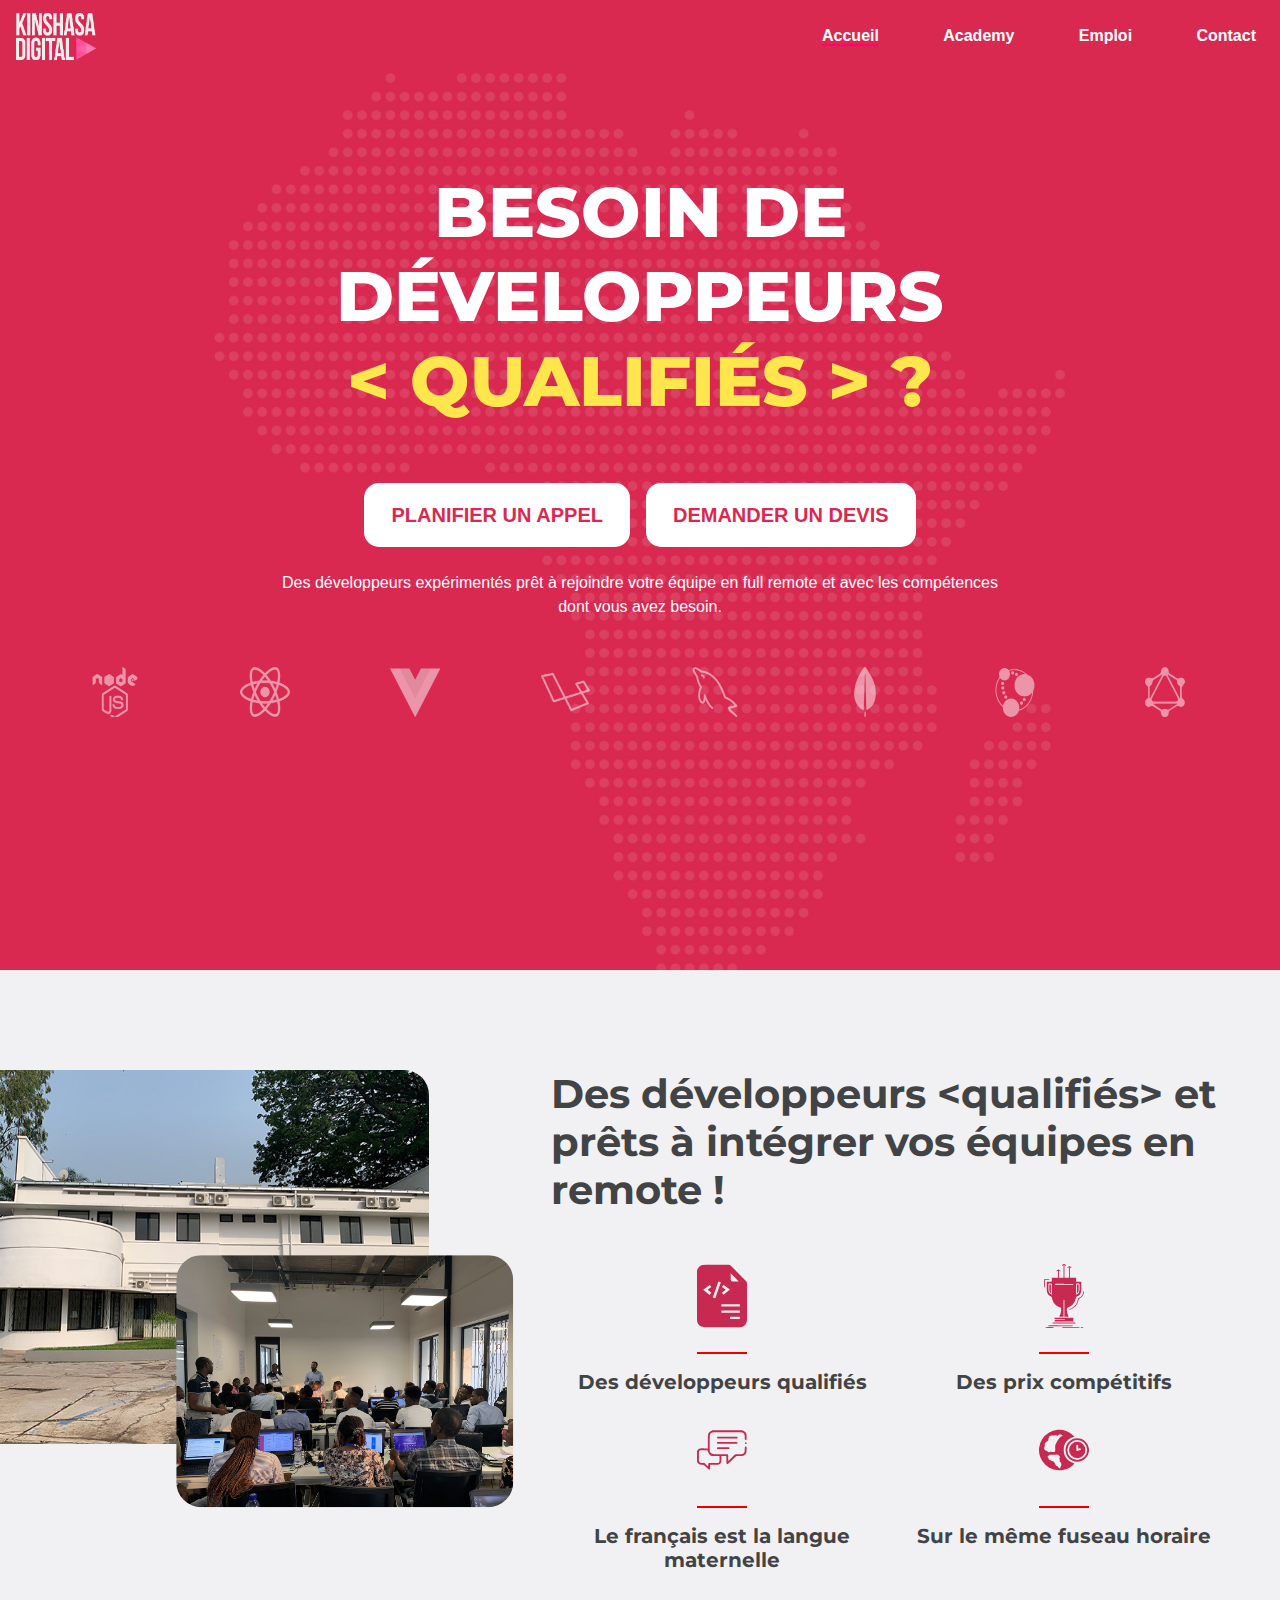
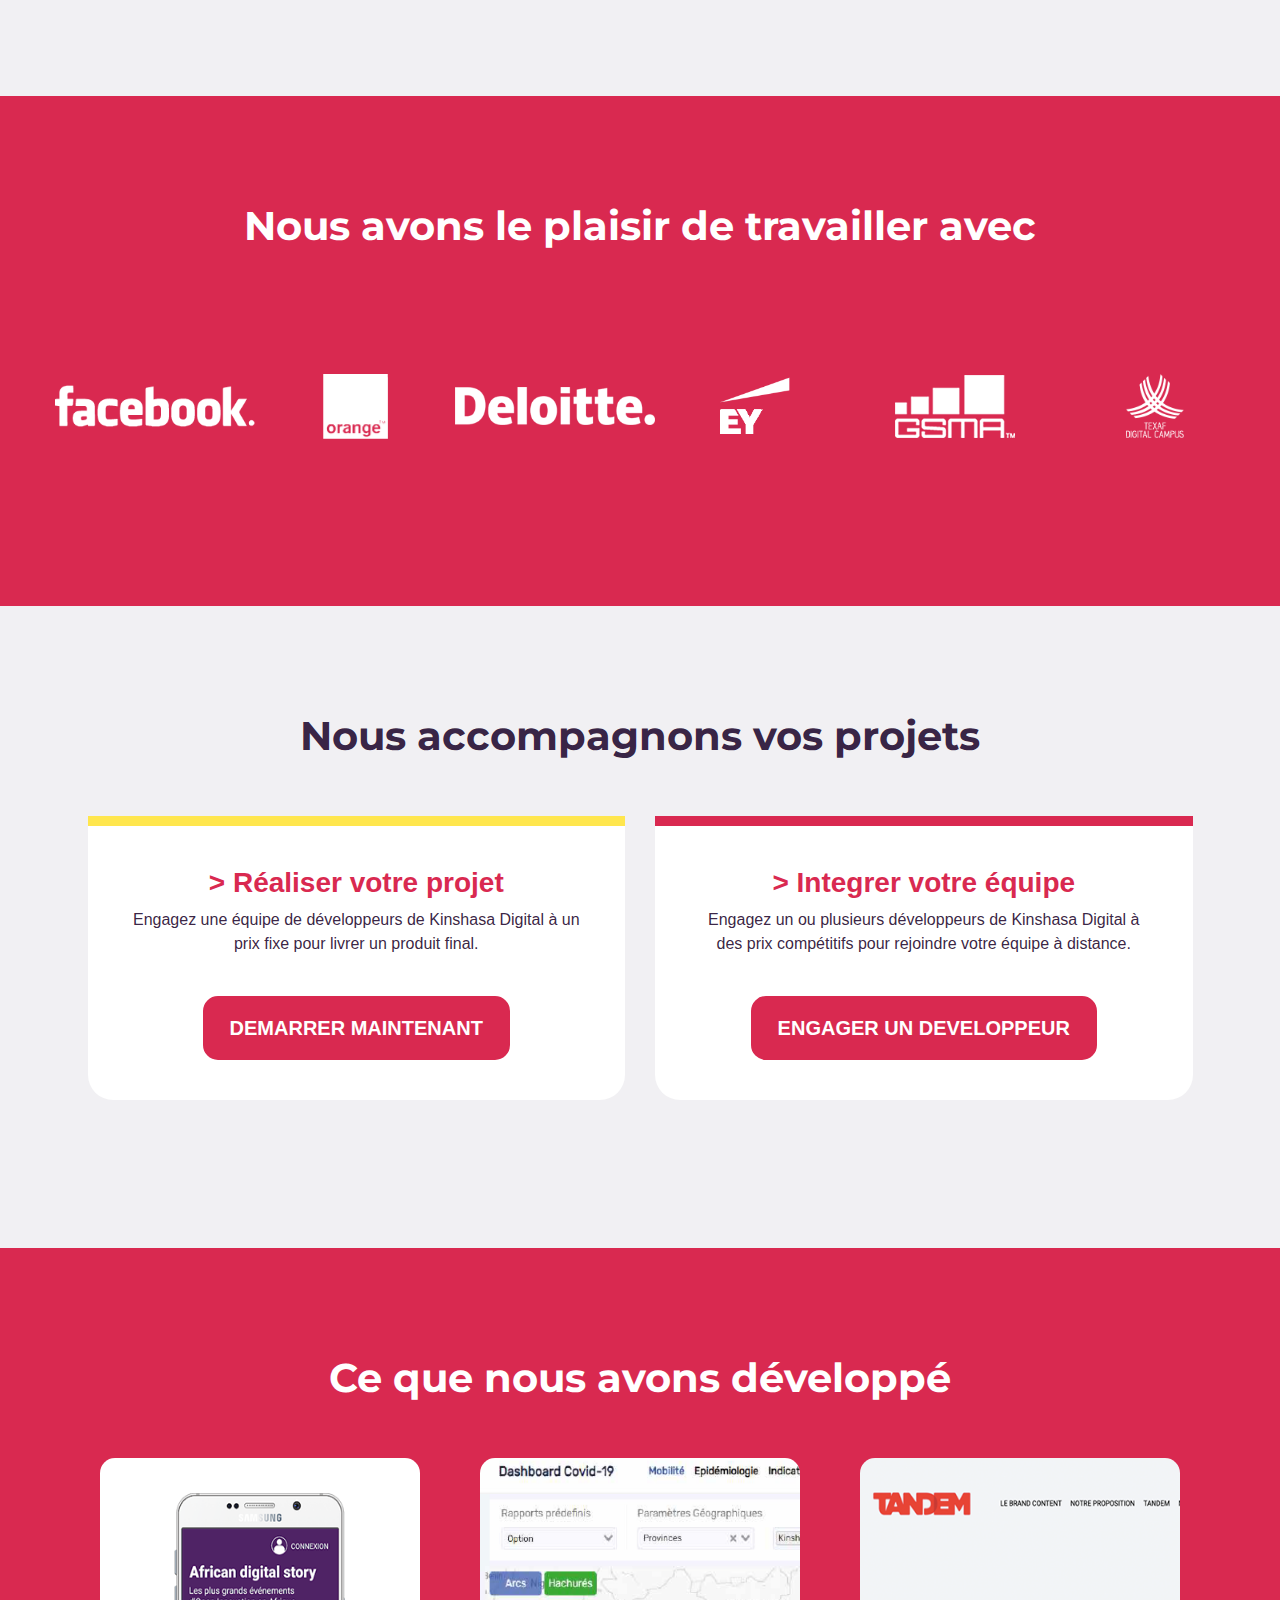
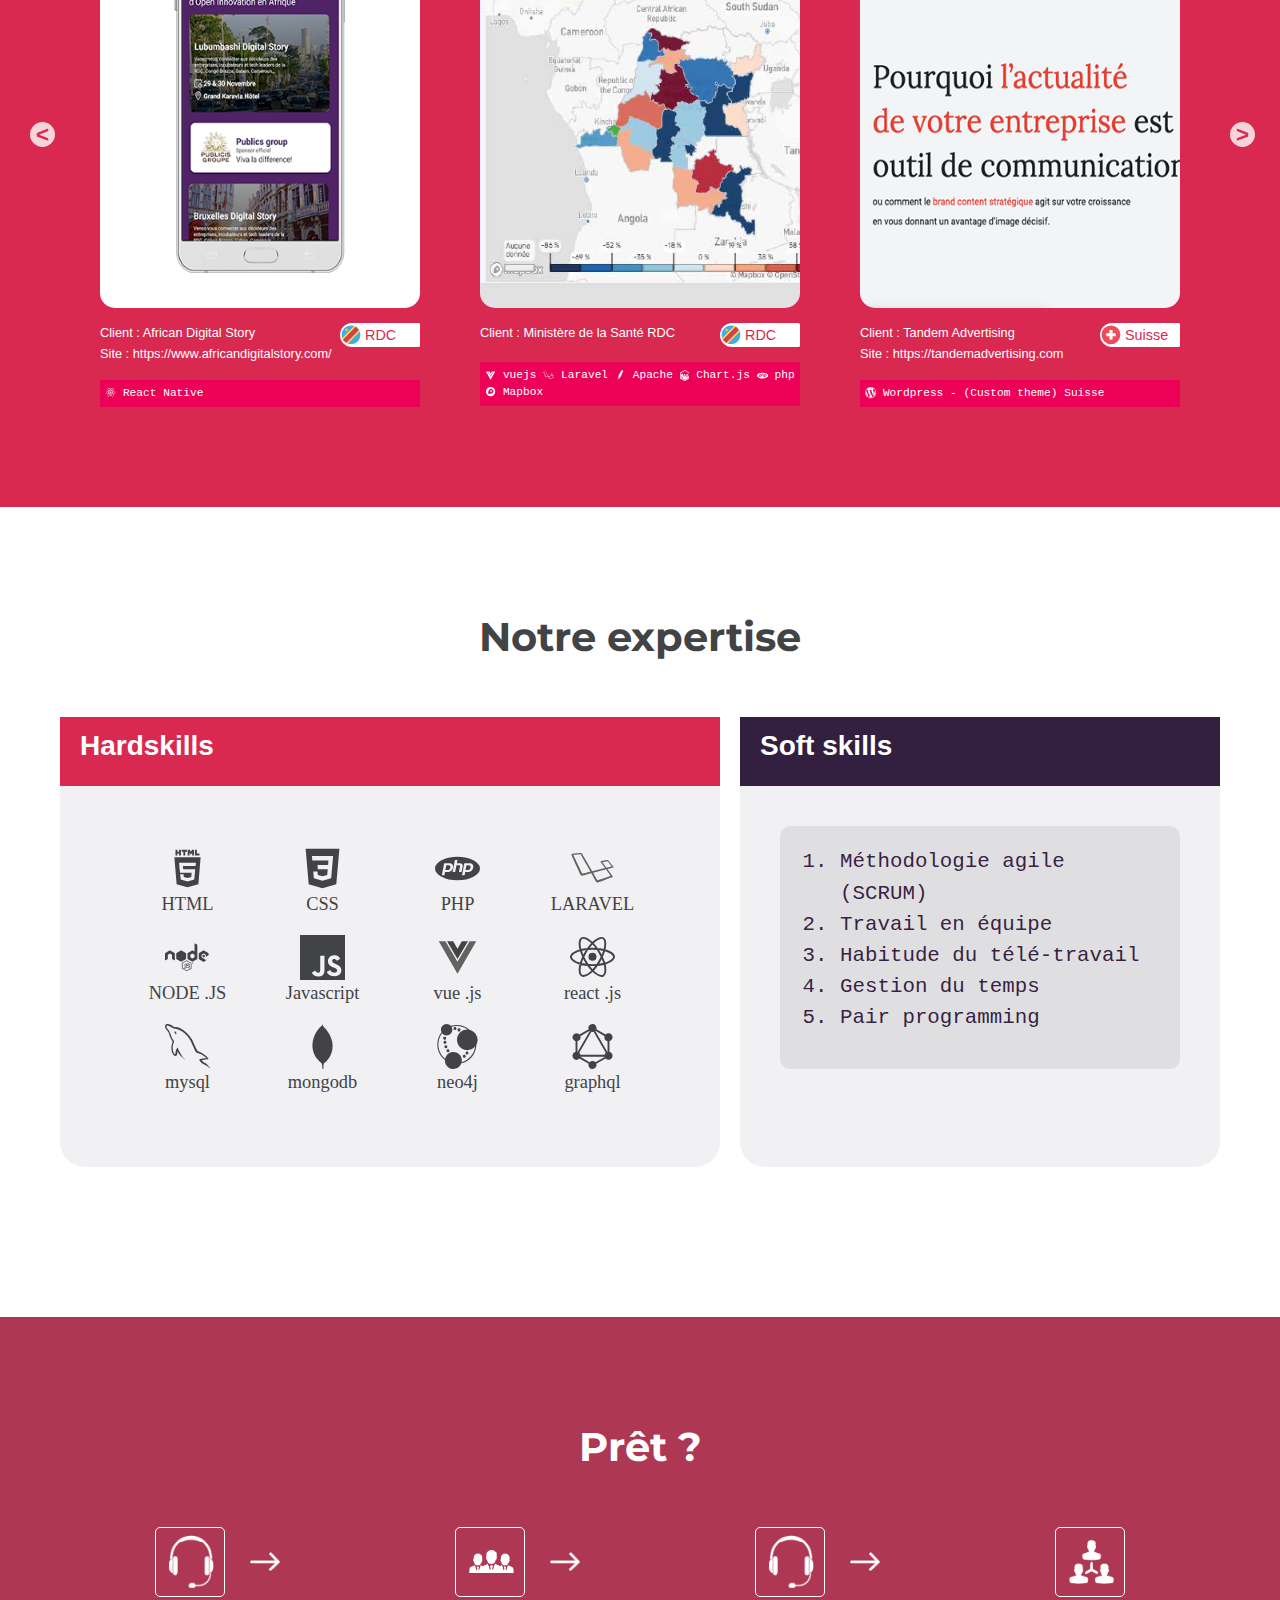
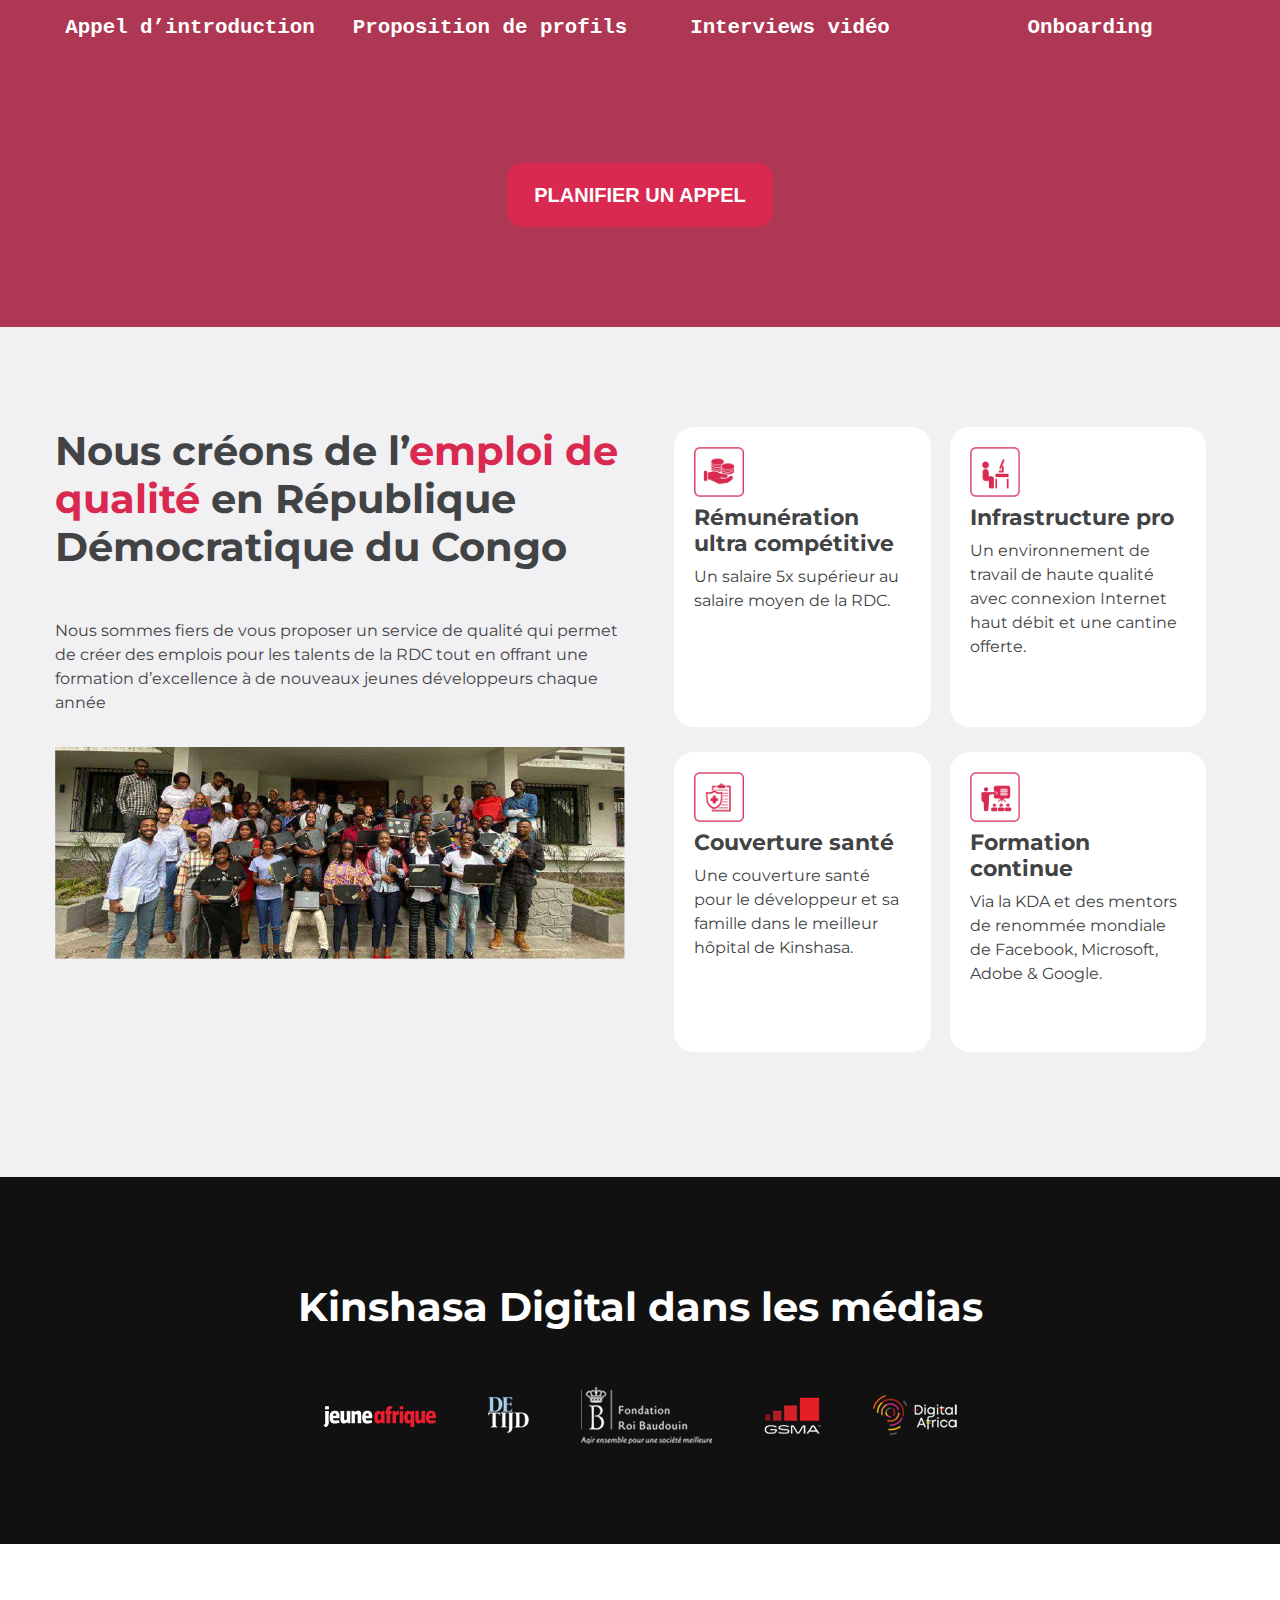
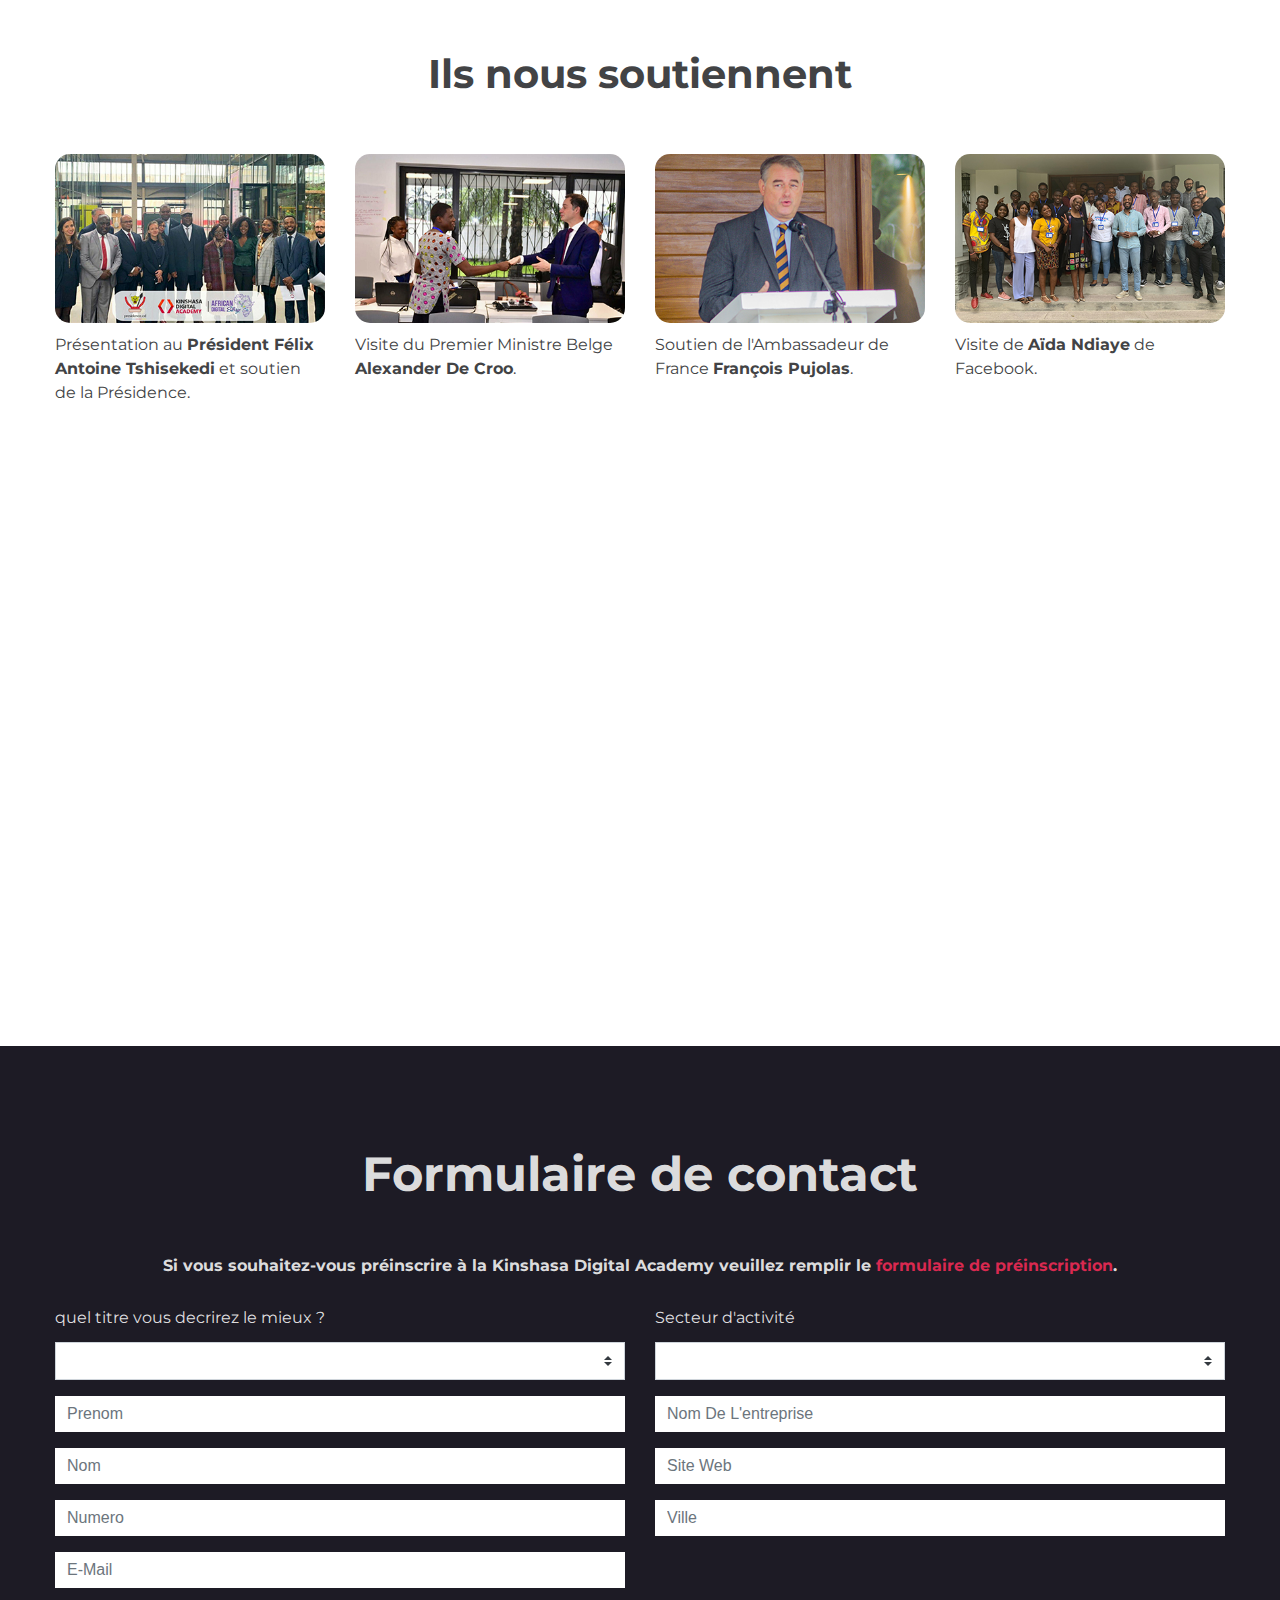
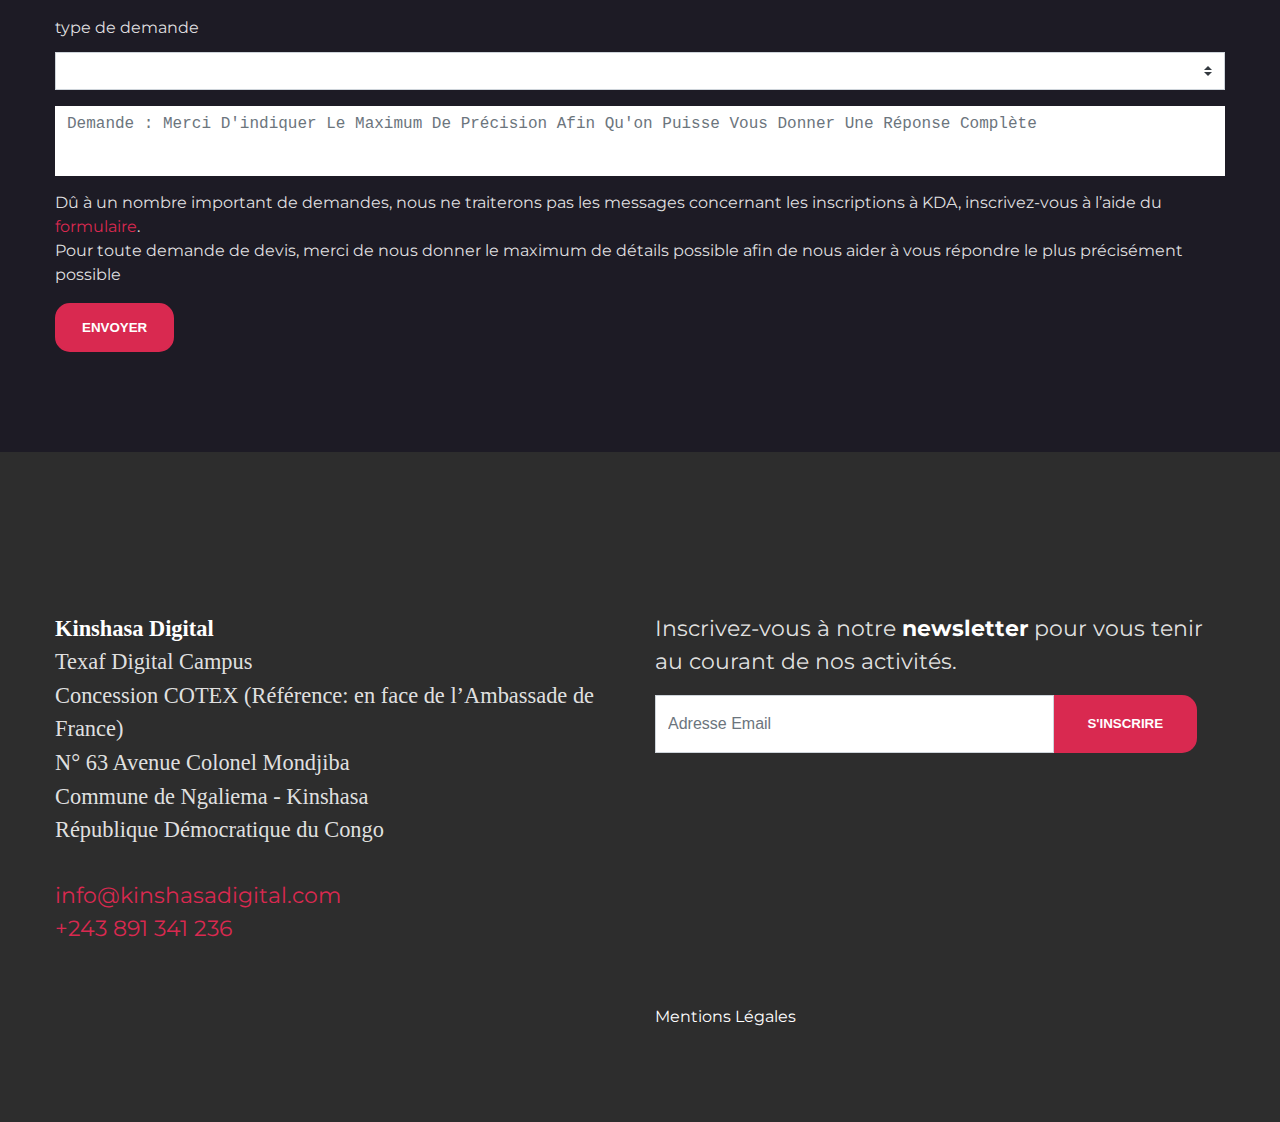
<file: index.html>
<!DOCTYPE html>
<html lang="fr">

<head>
    <meta charset="UTF-8">
    <meta http-equiv="X-UA-Compatible" content="IE=edge">
    <meta name="viewport" content="width=device-width, initial-scale=1.0">
    <meta name="author" content="minganda ibanga jeereq">
    <meta name="description" content="Kinshasa Digital est une agence digitale spécialisée dans le développement d'application web, la création de campagnes de communication et l'accompagnement de la transformation digitale des entreprises et institutions.">
    <title>Kinshasa Digital : Agence de développement</title>
    <link rel="stylesheet" href="css/reset.css">
    <link rel="stylesheet" href="css/style.css">
    <link rel="stylesheet" href="css/index-style.css">
    <link rel="stylesheet" href="css/animation-style.css">
    <link rel="shortcut icon" sizes="180x180" href="icon/favicon.ico" type="image/x-icon">
    <link rel="apple-touch-icon" sizes="180x180" href="icon/apple-touch-icon.png">
    <link rel="preconnect" href="https://fonts.gstatic.com">
    <link href="https://fonts.googleapis.com/css2?family=Montserrat:ital,wght@1,900&display=swap" rel="stylesheet">
    <link rel="preconnect" href="https://fonts.gstatic.com">
    <link href="https://fonts.googleapis.com/css2?family=Montserrat:ital,wght@0,700;1,900&display=swap" rel="stylesheet">
    <link rel="stylesheet" href="https://use.fontawesome.com/releases/v5.1.0/css/all.css" integrity="sha384-lKuwvrZot6UHsBSfcMvOkWwlCMgc0TaWr+30HWe3a4ltaBwTZhyTEggF5tJv8tbt" crossorigin="anonymous">
    <link rel="preconnect" href="https://fonts.gstatic.com">
    <link href="https://fonts.googleapis.com/css2?family=Montserrat&display=swap" rel="stylesheet">
</head>

<body>
    <header class="tete">
        <a href="index.html"> <img src="logo/logo_white.png" alt="Logo de Kinshasa Digital"></a>
        <nav class="nav-bar">
            <ul class="navbar-nav">
                <li class="nav-item active"><a href="index.html" class="nav-link">Accueil</a></li>
                <li class="nav-item"><a title="site de kinshasa digital academy" href="https://www.kinshasadigital.academy" target="_blank">Academy</a></li>
                <li class="nav-item"><a href="emploi.html">Emploi</a></li>
                <li class="nav-item"><a href="#contact">Contact</a></li>
            </ul>
        </nav>
    </header>
    <main id="home">
        <section class="header-container">
            <h1 class="header">
                Besoin de <br/> développeurs <br/><span>&lt; qualifiés &gt; ?</span>
            </h1>
            <div class="reveal">
                <button class="btn">
                    PLANIFIER UN APPEL
                </button>
                <button class="btn">
                    DEMANDER UN DEVIS
                </button>
            </div>
            <div class="slogant">
                <p>
                    Des développeurs expérimentés prêt à rejoindre votre équipe en full remote et avec les compétences dont vous avez besoin.
                </p>
            </div>
            <div class="tecnos">
                <img src="image/technos/nodejs.png" alt="nodejs">
                <img src="image/technos/react.png" alt="react">
                <img src="image/technos/vuejs.png" alt="vuejs">
                <img src="image/technos/laravel.png" alt="laravel">
                <img src="image/technos/mysql.png" alt="mysql">
                <img src="image/technos/mongodb.png" alt="mongodb">
                <img src="image/technos/neo4j.png" alt="neo4j">
                <img src="image/technos/graphql.png" alt="graphql">
            </div>
        </section>
        <section class="home-service">
            <div class="left">
                <div class="item-boss">
                    <img src="image/texaf_campus.jpg" alt="texaf_campus" class="boss">
                    <div class="little-boss">
                        <img src="image/kda_cohorte_2020.jpg" alt="">
                    </div>
                </div>

            </div>
            <div class="right">
                <h1>Des développeurs &lt;qualifiés&gt; et prêts à intégrer vos équipes en remote !</h1>
                <div class="services">
                    <div class="service">
                        <div class="image">
                            <img src="image/illustrations/paper.svg" alt="paper">
                        </div>
                        <h5>Des développeurs qualifiés</h5>
                    </div>
                    <div class="service">
                        <div class="image">
                            <img src="image/illustrations/cup.svg" alt="paper">
                        </div>
                        <h5>Des prix compétitifs</h5>
                    </div>
                    <div class="service">
                        <div class="image">
                            <img src="image/illustrations/chat.svg" alt="paper">
                        </div>
                        <h5>Le français est la langue maternelle</h5>
                    </div>
                    <div class="service">
                        <div class="image">
                            <img src="image/illustrations/earth.svg" alt="paper">
                        </div>
                        <h5>Sur le même fuseau horaire</h5>
                    </div>
                </div>
            </div>
        </section>
        <section class="home-stats">
            <h1>Nous avons le plaisir de travailler avec</h1>
            <div class="stats">
                <div class="stat">
                    <img src="image/white/facebook-white.png" alt="">
                </div>
                <div class="stat">
                    <img src="image/white/orange-white.png" alt="">
                </div>
                <div class="stat">
                    <img src="image/white/deloitte-white.png" alt="">
                </div>
                <div class="stat">
                    <img src="image/white/ey-white-2.png" alt="">
                </div>
                <div class="stat">
                    <img src="image/white/gsma-white.png" alt="">
                </div>
                <div class="stat">
                    <img src="image/white/texaf-white.png" alt="">
                </div>
                <div class="stat">
                    <img src="image/white/twb-white.png" alt="">
                </div>
                <div class="stat">
                    <img src="image/white/facebook-white.png" alt="">
                </div>
                <div class="stat">
                    <img src="image/white/orange-white.png" alt="">
                </div>
                <div class="stat">
                    <img src="image/white/deloitte-white.png" alt="">
                </div>
                <div class="stat">
                    <img src="image/white/ey-white-2.png" alt="">
                </div>
                <div class="stat">
                    <img src="image/white/gsma-white.png" alt="">
                </div>
                <div class="stat">
                    <img src="image/white/texaf-white.png" alt="">
                </div>
                <div class="stat">
                    <img src="image/white/twb-white.png" alt="">
                </div>
            </div>
        </section>
        <section class="home-cta">
            <h1>Nous accompagnons vos projets</h1>
            <div class="ctas">
                <div class="cta">
                    <h3>&gt; Réaliser votre projet</h3>
                    <p>Engagez une équipe de développeurs de Kinshasa Digital à un prix fixe pour livrer un produit final.</p>
                    <a href="">
                        DEMARRER MAINTENANT
                    </a>
                </div>
                <div class="cta">
                    <h3>&gt; Integrer votre équipe</h3>
                    <p>Engagez un ou plusieurs développeurs de Kinshasa Digital à des prix compétitifs pour rejoindre votre équipe à distance.</p>
                    <a href="">ENGAGER UN DEVELOPPEUR</a>
                </div>
            </div>
        </section>
        <section class="home-projets">
            <h1>Ce que nous avons développé</h1>
            <div class="projets">
                <button class="left">
                   &lt;
                </button>
                <button class="right">
                 &gt;
                </button>
                <div class="projet">
                    <div class="image">
                        <img src="image/works/ADS.png" alt="African digital story image">
                        <div class="image-left">
                            <p>Client : African Digital Story</p>
                            <p>Site : <a title="site africandigital" href="https://www.africandigitalstory.com/" target="_blank" tabindex="-1">https://www.africandigitalstory.com/</a></p>
                        </div>
                        <div class="image-right"><svg xmlns="http://www.w3.org/2000/svg" xmlns:xlink="http://www.w3.org/1999/xlink" aria-hidden="true" focusable="false" width="20" height="20" preserveAspectRatio="xMidYMid meet" viewBox="0 0 64 64" data-icon="emojione:flag-for-congo-kinshasa"
                                data-inline="false" data-width="20" data-height="20" class="iconify" style="transform: rotate(360deg);"><g fill="#42ade2"><path d="M10.8 10.8C2.1 19.5-.1 32.2 4.1 43L43 4.1c-10.8-4.2-23.5-2-32.2 6.7z"></path><path d="M53.2 53.2c8.7-8.7 10.9-21.4 6.7-32.2L21 59.9c10.8 4.2 23.5 2 32.2-6.7"></path></g><path d="M53.2 10.8c-2-2-4.1-3.6-6.4-4.9L5.9 46.8c1.3 2.3 2.9 4.5 4.9 6.4c2 2 4.1 3.6 6.4 4.9l40.9-40.9c-1.3-2.3-2.9-4.5-4.9-6.4" fill="#c94747"></path><g fill="#ffce31"><path d="M17.2 58.1c.6.3 1.2.7 1.9 1c.6.3 1.3.6 2 .9l38.8-39c-.3-.7-.5-1.3-.9-2c-.3-.6-.6-1.2-1-1.9l-40.8 41"></path><path d="M44.9 4.9c-.7-.3-1.3-.6-2-.9L4.1 43c.3.7.5 1.3.9 2c.3.6.6 1.2 1 1.9l40.8-41c-.6-.4-1.2-.7-1.9-1"></path><path d="M18 19.2l3.7 2.8l-1.4-4.6l3.7-2.9h-4.6L18 10l-1.4 4.5H12l3.7 2.9l-1.4 4.6z"></path></g></svg>                            <span class="client-badge">RDC</span>
                        </div>
                        <div class="image-techno">
                            <svg xmlns="http://www.w3.org/2000/svg" xmlns:xlink="http://www.w3.org/1999/xlink" aria-hidden="true" focusable="false" width="1em" height="1em" preserveAspectRatio="xMidYMid meet" viewBox="0 0 24 24" data-icon="bx:bxl-react" data-inline="false" class="iconify"
                                style="transform: rotate(360deg);">
                                <circle cx="12" cy="11.245" r="1.785" fill="currentColor">
                                </circle>
                                <path d="M7.002 14.794l-.395-.101c-2.934-.741-4.617-2.001-4.617-3.452c0-1.452 1.684-2.711 4.617-3.452l.395-.1l.111.391a19.507 19.507 0 0 0 1.136 2.983l.085.178l-.085.178c-.46.963-.841 1.961-1.136 2.985l-.111.39zm-.577-6.095c-2.229.628-3.598 1.586-3.598 2.542c0 .954 1.368 1.913 3.598 2.54c.273-.868.603-1.717.985-2.54a20.356 20.356 0 0 1-.985-2.542zm10.572 6.095l-.11-.392a19.628 19.628 0 0 0-1.137-2.984l-.085-.177l.085-.179c.46-.961.839-1.96 1.137-2.984l.11-.39l.395.1c2.935.741 4.617 2 4.617 3.453c0 1.452-1.683 2.711-4.617 3.452l-.395.101zm-.41-3.553c.4.866.733 1.718.987 2.54c2.23-.627 3.599-1.586 3.599-2.54c0-.956-1.368-1.913-3.599-2.542a20.683 20.683 0 0 1-.987 2.542z" fill="currentColor"></path>
                                <path d="M6.419 8.695l-.11-.39c-.826-2.908-.576-4.991.687-5.717c1.235-.715 3.222.13 5.303 2.265l.284.292l-.284.291a19.718 19.718 0 0 0-2.02 2.474l-.113.162l-.196.016a19.646 19.646 0 0 0-3.157.509l-.394.098zm1.582-5.529c-.224 0-.422.049-.589.145c-.828.477-.974 2.138-.404 4.38c.891-.197 1.79-.338 2.696-.417a21.058 21.058 0 0 1 1.713-2.123c-1.303-1.267-2.533-1.985-3.416-1.985zm7.997 16.984c-1.188 0-2.714-.896-4.298-2.522l-.283-.291l.283-.29a19.827 19.827 0 0 0 2.021-2.477l.112-.16l.194-.019a19.473 19.473 0 0 0 3.158-.507l.395-.1l.111.391c.822 2.906.573 4.992-.688 5.718a1.978 1.978 0 0 1-1.005.257zm-3.415-2.82c1.302 1.267 2.533 1.986 3.415 1.986c.225 0 .423-.05.589-.145c.829-.478.976-2.142.404-4.384c-.89.198-1.79.34-2.698.419a20.526 20.526 0 0 1-1.71 2.124z" fill="currentColor"></path>
                                <path d="M17.58 8.695l-.395-.099a19.477 19.477 0 0 0-3.158-.509l-.194-.017l-.112-.162A19.551 19.551 0 0 0 11.7 5.434l-.283-.291l.283-.29c2.08-2.134 4.066-2.979 5.303-2.265c1.262.727 1.513 2.81.688 5.717l-.111.39zm-3.287-1.421c.954.085 1.858.228 2.698.417c.571-2.242.425-3.903-.404-4.381c-.824-.477-2.375.253-4.004 1.841c.616.67 1.188 1.378 1.71 2.123zM8.001 20.15a1.983 1.983 0 0 1-1.005-.257c-1.263-.726-1.513-2.811-.688-5.718l.108-.391l.395.1c.964.243 2.026.414 3.158.507l.194.019l.113.16c.604.878 1.28 1.707 2.02 2.477l.284.29l-.284.291c-1.583 1.627-3.109 2.522-4.295 2.522zm-.993-5.362c-.57 2.242-.424 3.906.404 4.384c.825.47 2.371-.255 4.005-1.842a21.17 21.17 0 0 1-1.713-2.123a20.692 20.692 0 0 1-2.696-.419z" fill="currentColor"></path>
                                <path d="M12 15.313c-.687 0-1.392-.029-2.1-.088l-.196-.017l-.113-.162a25.697 25.697 0 0 1-1.126-1.769a26.028 26.028 0 0 1-.971-1.859l-.084-.177l.084-.179c.299-.632.622-1.252.971-1.858c.347-.596.726-1.192 1.126-1.77l.113-.16l.196-.018a25.148 25.148 0 0 1 4.198 0l.194.019l.113.16a25.136 25.136 0 0 1 2.1 3.628l.083.179l-.083.177a24.742 24.742 0 0 1-2.1 3.628l-.113.162l-.194.017c-.706.057-1.412.087-2.098.087zm-1.834-.904c1.235.093 2.433.093 3.667 0a24.469 24.469 0 0 0 1.832-3.168a23.916 23.916 0 0 0-1.832-3.168a23.877 23.877 0 0 0-3.667 0a23.743 23.743 0 0 0-1.832 3.168a24.82 24.82 0 0 0 1.832 3.168z" fill="currentColor"></path></svg>                            React Native

                        </div>
                    </div>
                </div>
                <div class="projet">
                    <div class="image">
                        <img src="image/works/covid-dashboard.png" alt="covid-dashboard image">
                        <div class="image-left">
                            <p>Client : Ministère de la Santé RDC</p>
                        </div>
                        <div class="image-right"><svg xmlns="http://www.w3.org/2000/svg" xmlns:xlink="http://www.w3.org/1999/xlink" aria-hidden="true" focusable="false" width="20" height="20" preserveAspectRatio="xMidYMid meet" viewBox="0 0 64 64" data-icon="emojione:flag-for-congo-kinshasa"
                                data-inline="false" data-width="20" data-height="20" class="iconify" style="transform: rotate(360deg);"><g fill="#42ade2"><path d="M10.8 10.8C2.1 19.5-.1 32.2 4.1 43L43 4.1c-10.8-4.2-23.5-2-32.2 6.7z"></path><path d="M53.2 53.2c8.7-8.7 10.9-21.4 6.7-32.2L21 59.9c10.8 4.2 23.5 2 32.2-6.7"></path></g><path d="M53.2 10.8c-2-2-4.1-3.6-6.4-4.9L5.9 46.8c1.3 2.3 2.9 4.5 4.9 6.4c2 2 4.1 3.6 6.4 4.9l40.9-40.9c-1.3-2.3-2.9-4.5-4.9-6.4" fill="#c94747"></path><g fill="#ffce31"><path d="M17.2 58.1c.6.3 1.2.7 1.9 1c.6.3 1.3.6 2 .9l38.8-39c-.3-.7-.5-1.3-.9-2c-.3-.6-.6-1.2-1-1.9l-40.8 41"></path><path d="M44.9 4.9c-.7-.3-1.3-.6-2-.9L4.1 43c.3.7.5 1.3.9 2c.3.6.6 1.2 1 1.9l40.8-41c-.6-.4-1.2-.7-1.9-1"></path><path d="M18 19.2l3.7 2.8l-1.4-4.6l3.7-2.9h-4.6L18 10l-1.4 4.5H12l3.7 2.9l-1.4 4.6z"></path></g></svg>
                            <span class="client-badge">RDC</span>
                        </div>
                        <div class="image-techno">
                            <svg xmlns="http://www.w3.org/2000/svg" xmlns:xlink="http://www.w3.org/1999/xlink" aria-hidden="true" focusable="false" width="1em" height="1em" preserveAspectRatio="xMidYMid meet" viewBox="0 0 24 24" data-icon="bx:bxl-vuejs" data-inline="false" class="iconify"
                                style="transform: rotate(360deg);"><path d="M12 12.765l5.592-9.437h-3.276L12 7.33v.002L9.688 3.328h-3.28z" fill="currentColor"></path><path d="M18.461 3.332L12 14.235L5.539 3.332H1.992L12 20.672l10.008-17.34z" fill="currentColor"></path></svg>                            vuejs
                            <svg xmlns="http://www.w3.org/2000/svg" xmlns:xlink="http://www.w3.org/1999/xlink" aria-hidden="true" focusable="false" width="1em" height="1em" preserveAspectRatio="xMidYMid meet" viewBox="0 0 32 32" data-icon="la:laravel" data-inline="false" class="iconify"
                                style="transform: rotate(360deg);"><path d="M7.557 5.006c-.657.028-5.668.453-6.024.486c-.356.03-.748.194-.392 1.057S7.186 19.95 7.346 20.316c.159.364.572.96 1.537.72c.989-.245 4.42-1.162 6.295-1.665c.989 1.836 3.01 5.558 3.384 6.09c.497.714.844.592 1.608.353c.6-.187 9.356-3.407 9.75-3.57c.394-.168.636-.282.37-.69c-.198-.296-2.509-3.461-3.718-5.12c.83-.225 3.778-1.027 4.092-1.118c.37-.097.42-.277.219-.507c-.197-.23-2.943-3.744-3.426-4.338c-.483-.594-.723-.49-1.018-.448c-.3.043-3.772.642-4.175.71c-.403.071-.657.234-.409.59c.22.315 2.504 3.63 3.01 4.359l-9.08 2.222L8.561 5.561c-.286-.436-.348-.59-1.004-.555zm-.114.857c.17-.01.15.028.211.133c0 0 6.666 11.765 6.778 11.97c.122.207.053.27-.055.294c-.108.024-5.195 1.269-5.467 1.332c-.272.062-.272.033-.305-.063c-.033-.096-6.044-12.784-6.128-12.943c-.084-.158-.08-.283 0-.283s4.802-.43 4.966-.44zm19.328 4.983c.068.015.139.066.223.183c.17.235 2.466 3.211 2.555 3.326c.084.111-.067.179-.264.227c-.197.043-3.45.867-3.45.867l-2.657-3.728c-.075-.11-.136-.217.052-.24c.187-.025 3.206-.587 3.342-.616c.068-.017.132-.035.2-.02zm-1.244 5.771c.063.007.116.052.186.164c.137.231 2.926 4.1 3.006 4.23c.08.13.162.216-.096.307c-.253.096-8.609 2.977-8.768 3.05c-.164.071-.292.094-.498-.218c-.206-.312-2.923-5.119-2.923-5.119l8.847-2.353c.11-.036.184-.068.246-.06z" fill="currentColor"></path></svg>                            Laravel
                            <svg xmlns="http://www.w3.org/2000/svg" xmlns:xlink="http://www.w3.org/1999/xlink" aria-hidden="true" focusable="false" width="1em" height="1em" preserveAspectRatio="xMidYMid meet" viewBox="0 0 32 32" data-icon="cib:apache" data-inline="false" class="iconify"
                                style="transform: rotate(360deg);"><path d="M21.099 0a1.03 1.03 0 0 0-.536.151c-.5.297-1.333 1.136-2.328 2.355l-.208.255a34.71 34.71 0 0 0-.824 1.057a54.275 54.275 0 0 0-2.687 3.959l-.027.047l-.063.099a54.229 54.229 0 0 0-2.276 4.109a33.815 33.815 0 0 0-1.468 3.407c-.12.333-.229.656-.333.969c-.084.265-.161.531-.235.796c-.177.62-.333 1.245-.459 1.865l-.016.083a19.364 19.364 0 0 0-.312 2.256l-.005.077c-.369-.599-1.369-1.181-1.369-1.177c.719 1.037 1.26 2.068 1.339 3.079c-.38.079-.907-.036-1.516-.26c.636.583 1.109.744 1.292.787c-.579.036-1.183.437-1.792.895c.891-.364 1.609-.509 2.125-.391a173.201 173.201 0 0 0-2.459 7.584a.702.702 0 0 0 .484-.473c.152-.491 1.12-3.715 2.641-7.953l.129-.365l.037-.099c.161-.443.328-.896.5-1.36l.115-.317l.005-.005c.156-.421.317-.853.484-1.287l.073-.181l.067-.183l.057-.136l-.057.141l-.067.177l-.073.181c-.167.433-.328.865-.484 1.287l.14.276l.125-.015l.016-.037c.203-.557.4-1.099.604-1.624l.005-.021a94.042 94.042 0 0 0-.609 1.645l-.016.037l-.089.244c-.156.432-.317.875-.473 1.323l-.005.021l-.068.193c-.109.301-.203.577-.411 1.197c.348.161.629.584.896 1.057a1.935 1.935 0 0 0-.62-1.317c1.729.077 3.219-.36 3.989-1.62c.068-.115.131-.235.188-.36c-.349.443-.787.631-1.605.584c1.204-.537 1.808-1.052 2.339-1.912a7.34 7.34 0 0 0 .376-.667c-1.052 1.079-2.267 1.385-3.553 1.152l-.056-.011c1.151-.141 2.681-1 3.671-2.063a9.235 9.235 0 0 0 1.251-1.74c.287-.505.552-1.063.807-1.677c.224-.541.439-1.124.641-1.755a3.562 3.562 0 0 1-1.079.344c-.063.011-.124.02-.181.031l.004-.005c.057-.005.12-.015.177-.025s.12-.021.177-.037l-.177.037l-.177.025c1.073-.411 1.745-1.208 2.235-2.181a3.805 3.805 0 0 1-1.287.567c-.077.016-.151.032-.228.043l-.057.004h.009l.048-.004c.067-.016.135-.027.208-.043l.015-.005l-.02.005l-.256.047c.371-.156.683-.333.953-.536a3.646 3.646 0 0 0 .85-.932l.084-.141l.104-.203c.181-.369.348-.749.489-1.135l.041-.115c.036-.115.073-.219.093-.308c.037-.131.057-.235.073-.312c-.041.031-.083.063-.125.083c-.328.199-.88.371-1.328.453l-.135.016l-3.021.333l-.016.031l-.104.213l-.312.652c.104-.224.208-.443.312-.652l.104-.213l.016-.031l-.115.011l-.088-.177c-.172.339-.339.677-.505 1.016l-.271.567a95.015 95.015 0 0 0-1.453 3.209c-.5 1.151-.98 2.307-1.443 3.468l.115-.287c.427-1.068.869-2.129 1.328-3.181a89.107 89.107 0 0 1 1.453-3.209l.271-.567c.161-.324.317-.647.479-.964l.027-.052c.255-.505.511-1 .771-1.489c.281-.516.563-1.027.844-1.521c.291-.5.588-1 .896-1.489l.057-.089c.296-.468.599-.927.9-1.359A22.064 22.064 0 0 1 21.183 1.7l-.079.084c-.213.235-.859.984-1.833 2.484c.937-.047 2.38-.239 3.552-.443c.355-1.959-.339-2.853-.339-2.853s-.593-.959-1.38-.969zm-2.192 10.011c.88-.407 1.271-.771 1.656-1.303c.099-.145.203-.296.301-.457c.313-.485.615-1.016.885-1.548c.267-.515.496-1.02.672-1.479a8.42 8.42 0 0 0 .272-.803c.052-.208.099-.405.129-.599c-1.177.204-2.62.396-3.557.437a39.08 39.08 0 0 0-.927 1.5c-.271.459-.563.964-.869 1.516a73.301 73.301 0 0 0-1.589 3.063l3.021-.328zm4.833-7.079v.089h.208v.583h.099v-.583h.208v-.089zm.62 0v.672h.088v-.531l.229.463h.063l.229-.463v.531h.083v-.672h-.115l-.229.469l-.235-.469zM19.016 10l-.136.021l.136-.027zm-.12.016h-.011zm-3.656 1.656l-.141.301l-.177.381c-.421.921-.833 1.848-1.228 2.781a127.196 127.196 0 0 0-1.329 3.26c-.197.505-.4 1.02-.599 1.552l-.011.021c.959-2.579 2.011-5.12 3.167-7.615l.177-.381z" fill="currentColor"></path></svg>                            Apache
                            <svg xmlns="http://www.w3.org/2000/svg" xmlns:xlink="http://www.w3.org/1999/xlink" aria-hidden="true" focusable="false" width="0.87em" height="1em" preserveAspectRatio="xMidYMid meet" viewBox="0 0 444 512" data-icon="file-icons:chartjs" data-inline="false"
                                class="iconify" style="transform: rotate(360deg);"><path d="M93.773 383.301L56.185 359.84c7.174-23.248 66.002-128.702 101.15-125.735c-20.377 53.312-31.795 100.81-63.562 149.196zm73.899-125.875c-16.825 50.264-35.685 96.805-59.43 134.418l113.77 65.845L401.808 354.1v-96.054c-17.409 1.899-28.04 11.714-33.856 27.625c-8.966 24.522-45.09 53.526-74.208 14.434c-46.294 73.817-89.691 61.131-126.072-42.678zm-15.976-37.5c-29.717-63.536-86.128-64.359-110.288 30.382v99.365c16.752-30.082 69.495-126.03 110.288-129.747zm241.551 23.284c-30.182-22.633-75.278 4.926-92.666 44.772c16.273 26.845 32.626 21.312 46.433 8.314c11.115-10.464 14.987-42.382 46.233-53.086zm-131.318 1.74c-28.167-53.934-52.027-95.947-82.744-17.201c25.446 19.944 55.937 40.149 82.744 17.202zm24.196 44.355c-6.059-9.207-12.04-20.276-17.61-31.46c-26.778 21.11-60.71 10.872-94.623-16.6c20.782 53.499 37.073 83.209 53.345 91.251c18.386 9.087 43.204-11.97 58.888-43.191zM30.222 145.277v221.446L222 477.446l191.778-110.723V145.277L222 34.554L30.222 145.277zM444 128v256L222 512L0 384V128L222 0l222 128zm-42.192 96.855c-33.024-49.825-60.828-52.76-81.188-38.38c-18.528 13.084-31.146 44.257-41.24 60.66c4.485 10.063 8.71 15.672 13.613 24.951c23.655-45.014 67.622-71.407 108.815-40.748v-6.483z" fill="currentColor"></path></svg>                            Chart.js
                            <svg xmlns="http://www.w3.org/2000/svg" xmlns:xlink="http://www.w3.org/1999/xlink" aria-hidden="true" focusable="false" width="1em" height="1em" preserveAspectRatio="xMidYMid meet" viewBox="0 0 32 32" data-icon="cib:php" data-inline="false" class="iconify"
                                style="transform: rotate(360deg);"><path d="M9.349 13.609H8.088l-.687 3.531h1.12c.739 0 1.291-.14 1.656-.421c.359-.276.604-.745.729-1.396c.124-.625.067-1.068-.161-1.328c-.235-.255-.699-.385-1.396-.385zM16 7.584C7.161 7.584 0 11.355 0 16s7.161 8.416 16 8.416S32 20.645 32 16s-7.161-8.416-16-8.416zm-4.349 9.937a3.199 3.199 0 0 1-1.219.733c-.448.141-1.02.219-1.713.219H7.14l-.432 2.24H4.869l1.641-8.432h3.531c1.063 0 1.839.276 2.328.833c.485.557.636 1.339.437 2.339a3.818 3.818 0 0 1-.405 1.131a3.827 3.827 0 0 1-.751.937zm5.37.952l.724-3.733c.083-.423.052-.713-.095-.871c-.14-.151-.448-.229-.916-.229h-1.453l-.937 4.833h-1.828l1.64-8.437h1.823l-.437 2.245h1.625c1.027 0 1.729.177 2.115.531c.391.36.505.937.355 1.735l-.767 3.927zm10.124-3.02a3.683 3.683 0 0 1-.405 1.131a3.823 3.823 0 0 1-.745.937a3.282 3.282 0 0 1-1.224.733c-.448.141-1.021.219-1.713.219h-1.573l-.437 2.24h-1.839l1.641-8.432h3.531c1.063 0 1.839.276 2.328.839c.485.552.636 1.333.437 2.333zm-3.457-1.844h-1.256l-.687 3.531h1.115c.744 0 1.296-.14 1.656-.421c.364-.276.609-.745.735-1.396c.124-.625.067-1.068-.168-1.328c-.228-.255-.697-.385-1.395-.385z" fill="currentColor"></path></svg>                            php
                            <svg xmlns="http://www.w3.org/2000/svg" xmlns:xlink="http://www.w3.org/1999/xlink" aria-hidden="true" focusable="false" width="1em" height="1em" preserveAspectRatio="xMidYMid meet" viewBox="0 0 24 24" data-icon="mdi:mapbox" data-inline="false" class="iconify"
                                style="transform: rotate(360deg);"><path d="M12 2a10 10 0 0 1 10 10a10 10 0 0 1-10 10A10 10 0 0 1 2 12A10 10 0 0 1 12 2m4.75 12.45c1.9-1.9 1.83-5.06-.16-7.04c-1.99-1.98-5.14-2.06-7.04-.16c-3.43 3.43-2.33 9.53-2.33 9.53s6.11 1.09 9.53-2.33m-3.6-6.59l.98 2.01l2.01.98l-2.01.98l-.98 2.01l-.98-2.01l-2.01-.98l2.01-.98l.98-2.01z" fill="currentColor"></path></svg>                            Mapbox
                        </div>

                    </div>
                </div>
                <div class="projet">
                    <div class="image">
                        <img src="image/works/tandem.png" alt="tandem image">
                        <div class="image-left">
                            <p>Client : Tandem Advertising</p>
                            <p>Site : <a title="site de tandemadvertising" href="https://tandemadvertising.com" target="_blank" tabindex="0">https://tandemadvertising.com</a></p>

                        </div>
                        <div class="image-right">
                            <svg xmlns="http://www.w3.org/2000/svg" xmlns:xlink="http://www.w3.org/1999/xlink" aria-hidden="true" focusable="false" width="20" height="20" preserveAspectRatio="xMidYMid meet" viewBox="0 0 64 64" data-icon="emojione:flag-for-switzerland" data-inline="false"
                                data-width="20" data-height="20" class="iconify" style="transform: rotate(360deg);"><circle cx="32" cy="32" r="30" fill="#ed4c5c"></circle><path fill="#fff" d="M47 27H37V17H27v10H17v10h10v10h10V37h10z"></path></svg>
                            <span class="client-badge">Suisse</span>
                        </div>
                        <div class="image-techno">
                            <svg xmlns="http://www.w3.org/2000/svg" xmlns:xlink="http://www.w3.org/1999/xlink" aria-hidden="true" focusable="false" width="1em" height="1em" preserveAspectRatio="xMidYMid meet" viewBox="0 0 1200 1200" data-icon="el:wordpress" data-inline="false" class="iconify"
                                style="transform: rotate(360deg);">
                                <path d="M599.314 1200C264.241 1193.561 2.343 918.889 0 599.314C6.515 264.491 279.729 2.343 599.314 0C934.157 6.694 1197.654 279.298 1200 599.314c-6.619 335.092-280.682 598.34-600.686 600.686zm0-1157.486C288.196 48.64 43.307 302.232 41.143 599.314c6.051 311.365 261.102 556.007 558.171 558.171c311.365-6.053 556.007-261.103 558.172-558.171c-5.873-311.347-261.532-554.638-558.172-556.8zm-144 1047.771l153.6-441.6l160.457 432c-108.102 36.189-210.303 38.382-314.057 9.6zM337.371 309.943c-56.23 7.644-110.916 10.369-164.571 8.229C274.677 172.521 437.796 90.579 599.314 89.143c132.109 2.5 255.27 52.438 345.6 134.4c-41.893-3.097-66.977 15.276-85.028 46.628c-26.234 80.939 29.201 140.853 60.344 201.601c29.443 55.505 27.108 118.618 10.971 172.8l-76.8 261.943l-185.143-549.944c19.291-1.795 38.708-2.373 56.229-5.486c20.736-4.617 25.286-23.914 10.971-35.657c-4.57-3.656-9.6-5.484-15.086-5.484l-111.085 8.229h-84.343c-23.813 1.406-91.053-21.597-96.688 9.601c-2.911 12.017 6.06 21.436 16.457 23.313c18.346 2.377 39.365 5.076 56.229 6.857l80.914 216.686L470.4 906.515L283.886 356.571c19.736-1.714 39.733-2.312 57.6-5.486c14.63-1.833 21.028-9.146 19.2-21.943c-2.593-11.377-12.734-19.064-23.315-19.199zm-205.714 85.029l245.486 663.771c-88.577-43.659-158.606-107.864-208.458-184.458C77.49 728.754 67.897 544.121 131.657 394.972zm959.315 340.799c-40.303 131.608-122.616 240.613-236.57 306.515c5.484-14.629 14.171-39.314 26.057-74.058l142.629-414.172c13.714-40.229 23.314-85.028 28.8-134.399c1.853-20.199 1.914-40.564-1.371-58.972c58.437 126.043 75.015 250.892 40.455 375.086z" fill="currentColor"></path></svg>                            Wordpress - (Custom theme)
                            <span class="client-badge">Suisse</span>
                        </div>
                    </div>
                </div>
            </div>
        </section>
        <section class="home-expertise">
            <h1>Notre expertise</h1>
            <div class="expertises">
                <section class="left">
                    <h3>Hardskills</h3>
                    <div class="container">
                        <div class="blocks">
                            <div class="block"><img src="image/svg/html5.svg" alt="html 5 icon">
                                <p>HTML</p>
                            </div>
                            <div class="block"><img src="image/svg/css.svg" alt="css 3 icon">
                                <p>CSS</p>
                            </div>
                            <div class="block"><img src="image/svg/php.svg" alt="php icon">
                                <p>PHP</p>
                            </div>
                            <div class="block"><img src="image/svg/laravel.svg" alt=" laravel icon">
                                <p>LARAVEL</p>
                            </div>
                            <div class="block"><img src="image/svg/nodejs.svg" alt="node js icon">
                                <p> NODE .JS</p>
                            </div>
                            <div class="block"><img src="image/svg/javascript.svg" alt="javascript icon">
                                <P>
                                    Javascript
                                </P>
                            </div>
                            <div class="block"><img src="image/svg/vuejs.svg" alt="vue js">
                                <p>
                                    vue .js
                                </p>
                            </div>
                            <div class="block"><img src="image/svg/reactjs.svg" alt="react js">
                                <p>
                                    react .js
                                </p>
                            </div>
                            <div class="block"><img src="image/svg/mysql.svg" alt="mysql ">
                                <p>
                                    mysql
                                </p>
                            </div>
                            <div class="block">
                                <img src="image/svg/mongodb.svg" alt="mongodb">
                                <p>
                                    mongodb
                                </p>
                            </div>
                            <div class="block"><img src="image/svg/neo4j.svg" alt="neo4j">
                                <p>
                                    neo4j
                                </p>
                            </div>
                            <div class="block"><img src="image/svg/graphql.svg" alt="graphql">
                                <p>graphql</p>
                            </div>
                        </div>
                    </div>
                </section>
                <section class="right ">
                    <h3>Soft skills</h3>
                    <div class="list-container ">
                        <ol>
                            <li>Méthodologie agile (SCRUM)</li>
                            <li>Travail en équipe</li>
                            <li>Habitude du télé-travail</li>
                            <li>Gestion du temps</li>
                            <li>Pair programming</li>
                        </ol>
                    </div>
                </section>
            </div>
        </section>
        <section class="home-cta2 ">

            <h1>Prêt ?</h1>
            <div class="ctas2 ">
                <div class="cta2 ">
                    <div class="img-container ">
                        <img src="image/illustrations/call.png " alt="Appel d’introduction ">
                    </div>
                    <h4>Appel d’introduction</h4>
                </div>
                <div class="cta2 ">
                    <div class="img-container ">
                        <img src="image/illustrations/users.png " alt="Proposition de profils ">
                    </div>
                    <h4>Proposition de profils</h4>
                </div>
                <div class="cta2 ">
                    <div class="img-container "><img src="image/illustrations/call.png " alt="Interviews vidéo "></div>
                    <h4>Interviews vidéo</h4>
                </div>
                <div class="cta2 last ">
                    <div class="img-container "><img src="image/illustrations/user_group.png " alt="Onboarding "></div>
                    <h4>Onboarding</h4>
                </div>
            </div>
            <div class="btn-plein ">
                <a href=" ">PLANIFIER UN APPEL</a>
            </div>
        </section>
        <section class="home-services ">
            <div class="services-container ">
                <div class="services-container-left ">
                    <h1>Nous créons de l’<span>emploi de qualité</span> en République Démocratique du Congo</h1>
                    <p>Nous sommes fiers de vous proposer un service de qualité qui permet de créer des emplois pour les talents de la RDC tout en offrant une formation d’excellence à de nouveaux jeunes développeurs chaque année</p>
                    <img src="image/students.png " alt="apprenants kda "></div>
                <div class="services-container-right ">
                    <div class="card ">
                        <img src="image/illustrations/salary.png " alt="salary illustrations ">
                        <h3>Rémunération ultra compétitive</h3>
                        <p>Un salaire 5x supérieur au salaire moyen de la RDC.</p>
                    </div>
                    <div class="card ">
                        <img src="image/illustrations/working.png " alt="working illustrations ">
                        <h3>Infrastructure pro</h3>
                        <p>Un environnement de travail de haute qualité avec connexion Internet haut débit et une cantine offerte.</p>
                    </div>
                    <div class="card ">
                        <img src="image/illustrations/health.png " alt="health illustrations ">
                        <h3>Couverture santé</h3>
                        <p>Une couverture santé pour le développeur et sa famille dans le meilleur hôpital de Kinshasa.</p>
                    </div>
                    <div class="card ">
                        <img src="image/illustrations/training.png " alt="training illustration ">
                        <h3>Formation continue</h3>
                        <p>Via la KDA et des mentors de renommée mondiale de Facebook, Microsoft, Adobe &amp; Google.</p>
                    </div>
                </div>
            </div>
        </section>
        <section class="home-medias ">
            <h1>Kinshasa Digital dans les médias</h1>
            <div class="medias-container ">
                <a href="# ">
                    <img src="image/medias/jeuneafr.png " alt="jeune afrique ">
                </a>
                <a href="# ">
                    <img src="image/medias/detijd.png " alt="detidj ">
                </a>
                <a href="# ">
                    <img src="image/medias/frb.png " alt="fondation roi baudoin ">
                </a>
                <a href="# ">
                    <img src="image/medias/gsma.png " alt="gsma ">
                </a>
                <a href="# ">
                    <img src="image/medias/digitalafr.png " alt="digital afrique ">
                </a>
            </div>
        </section>
        <section class="home-supporters ">
            <h1>
                Ils nous soutiennent
            </h1>
            <div class="supporters-container ">
                <div class="container-block ">
                    <img src="image/kda-avec-le-president-felix-antoine-tshisekedi.jpg " alt="kda et felix antoine Tshisekedi">
                    <p>Présentation au
                        <strong>Président Félix Antoine Tshisekedi</strong> et soutien de la Présidence.
                    </p>
                    <div class="twitter-tweet twitter-tweet-rendered" style="display: flex; max-width: 550px; width: 100%; margin-top: 10px; margin-bottom: 10px;"><iframe id="twitter-widget-0" scrolling="no" frameborder="0" allowtransparency="true" allowfullscreen="true" class="" style="position: static; visibility: visible; width: 270px; height: 429px; display: block; flex-grow: 1;" title="Twitter Tweet"
                            src="https://platform.twitter.com/embed/Tweet.html?dnt=false&amp;embedId=twitter-widget-0&amp;frame=false&amp;hideCard=false&amp;hideThread=false&amp;id=1225325626791530496&amp;lang=fr&amp;origin=https%3A%2F%2Fkinshasadigital.com%2F%23contact&amp;theme=light&amp;widgetsVersion=889aa01%3A1612811843556&amp;width=550px"
                            data-tweet-id="1225325626791530496"></iframe></div>
                </div>
                <div class="container-block ">
                    <img src="image/kda-avec-le-premier-ministre-belge.jpg " alt="kda et le premier ministre belge">
                    <p>Visite du Premier Ministre Belge
                        <strong>Alexander De Croo</strong>.</p>
                    <div class="twitter-tweet twitter-tweet-rendered" style="display: flex; max-width: 550px; width: 100%; margin-top: 10px; margin-bottom: 10px;"><iframe id="twitter-widget-1" scrolling="no" frameborder="0" allowtransparency="true" allowfullscreen="true" class="" style="position: static; visibility: visible; width: 270px; height: 447px; display: block; flex-grow: 1;" title="Twitter Tweet"
                            src="https://platform.twitter.com/embed/Tweet.html?dnt=false&amp;embedId=twitter-widget-1&amp;frame=false&amp;hideCard=false&amp;hideThread=false&amp;id=1224272491503333378&amp;lang=fr&amp;origin=https%3A%2F%2Fkinshasadigital.com%2F%23contact&amp;theme=light&amp;widgetsVersion=889aa01%3A1612811843556&amp;width=550px"
                            data-tweet-id="1224272491503333378"></iframe></div>
                </div>
                <div class="container-block ">
                    <img src="image/kda-avec-l-ambassadeur-de-france.jpg " alt="kda et l'ambassadeur de France">
                    <p>Soutien de l'Ambassadeur de France
                        <strong>François Pujolas</strong>.</p>

                    <div class="twitter-tweet twitter-tweet-rendered" style="display: flex; max-width: 550px; width: 100%; margin-top: 10px; margin-bottom: 10px;"><iframe id="twitter-widget-2" scrolling="no" frameborder="0" allowtransparency="true" allowfullscreen="true" class="" style="position: static; visibility: visible; width: 270px; height: 473px; display: block; flex-grow: 1;" title="Twitter Tweet"
                            src="https://platform.twitter.com/embed/Tweet.html?dnt=false&amp;embedId=twitter-widget-2&amp;frame=false&amp;hideCard=false&amp;hideThread=false&amp;id=1289215838373974019&amp;lang=fr&amp;origin=https%3A%2F%2Fkinshasadigital.com%2F%23contact&amp;theme=light&amp;widgetsVersion=889aa01%3A1612811843556&amp;width=550px"
                            data-tweet-id="1289215838373974019"></iframe></div>
                </div>
                <div class="container-block ">
                    <img src="image/kda-avec-facebook.jpg " alt="kda et facebook">
                    <p>Visite de <strong>Aïda Ndiaye</strong> de Facebook.</p>
                    <div class="twitter-tweet twitter-tweet-rendered" style="display: flex; max-width: 550px; width: 100%; margin-top: 10px; margin-bottom: 10px;"><iframe id="twitter-widget-3" scrolling="no" frameborder="0" allowtransparency="true" allowfullscreen="true" class="" style="position: static; visibility: visible; width: 270px; height: 429px; display: block; flex-grow: 1;" title="Twitter Tweet"
                            src="https://platform.twitter.com/embed/Tweet.html?dnt=false&amp;embedId=twitter-widget-3&amp;frame=false&amp;hideCard=false&amp;hideThread=false&amp;id=1221417758736470016&amp;lang=fr&amp;origin=https%3A%2F%2Fkinshasadigital.com%2F%23contact&amp;theme=light&amp;widgetsVersion=889aa01%3A1612811843556&amp;width=550px"
                            data-tweet-id="1221417758736470016"></iframe></div>
                </div>
            </div>
        </section>
    </main>
    <section id="contact">
        <div class="form">
            <h2>Formulaire de contact</h2>
            <p class="text-center">
                <strong>
                    Si vous souhaitez-vous préinscrire à la Kinshasa Digital Academy veuillez remplir le <a href="https://forms.gle/TWhrLbszcZZRRry16 ">formulaire de préinscription</a>.
                </strong>
            </p>

            <form action="index.html">
                <div class="form-left ">
                    <label for="title">
                        quel titre vous decrirez le mieux ?
                    </label>
                    <select id="title">

                        <option value="null">&nbsp;</option>
                        <option value="consultant ">Consultant</option>
                        <option value="entrepreneur ">Entrepreneur</option>
                        <option value="etudiant ">Etudiant</option>
                        <option value="start-up ">Représentant d'une Start-up</option>
                        <option value="pme ">Représentant d'une PME</option>
                        <option value="grande_entreprise ">Représentant d'une Grande entreprise</option>
                        <option value="ong ">Représentant d'une ONG</option>
                        <option value="autre ">Autre</option>
                    </select>
                    <input type="text" placeholder="prenom ">
                    <input type="text" placeholder="nom ">
                    <input type="tel" placeholder="numero ">
                    <input type="email" placeholder="E-mail ">
                </div>
                <div class="form-right ">
                    <label for="agro">Secteur d'activité</label>
                    <select name="select" id="agro">
                        <option value="null">&nbsp;</option>
                        <option value="Agriculture et foresterie ">Agriculture et foresterie</option>
                        <option value="Aéroport ">Aéroport</option>
                        <option value="Construction ">Construction</option>
                        <option value="Centrées des données / IT ">Centrées des données / IT</option>
                        <option value="Exportateur ">Exportateur</option>
                        <option value="Education ">Education</option>
                        <option value="Gouvernement ">Gouvernement</option>
                        <option value="Services Santé ">Services Santé</option>
                        <option value="Hôpital ">Hôpital</option>
                        <option value="Industrie de manufacturing ">Industrie de manufacturing</option>
                        <option value="Militaire / Défense ">Militaire / Défense</option>
                        <option value="Exploitation Minière ">Exploitation Minière</option>
                        <option value="Petrolière ">Petrolière</option>
                        <option value="Location ">Location</option>
                        <option value="Supermarché / Centre Commercial ">Supermarché / Centre Commercial</option>
                        <option value="Télécommunication ">Télécommunication</option>
                        <option value="Transport ">Transport</option>
                        <option value="Traitement d 'eau">Traitement d'eau</option>
                            <option value="Autre">Autre</option>
                            </select>
                    <input type="text" placeholder="Nom de l'entreprise"><input type="text" placeholder="Site Web"><input type="text" placeholder="ville">
                </div>
                <div class="form-bas-all">
                    <label for="type">type de demande</label>
                    <select name="type" id="type">

                        <option value="null">&nbsp;</option>
                        <option value="site_web">Développement: Site Internet</option>
                        <option value="app_mobile">Développement: Application mobile</option>
                        <option value="app_gestion">Développement: Application de Gestion</option>
                        <option value="autre_developpement">Développement: Autre demande ou autre besoin en technologie de l'information</option>
                        <option value="evenement_partenariat">Evénement : Demande de partenariat</option>
                        <option value="evenement_autre">Evénement: Autre question</option>
                        <option value="kda_partenariat">Kinshasa Digital Academy: Demande de partenariat</option>
                        <option value="kda_recrutement">Kinshasa Digital Academy: Demande de recrutement de nos apprenants</option>
                        <option value="kda_programme">Kinshasa Digital Academy: Demande de renseignement concernant le programme</option>
                        <option value="kda_projet_impact_social">Kinshasa Digital Academy: Soumettre un projet à impact social</option>
                        <option value="autre">Autre</option>
                    </select>
                    <textarea id="message" placeholder="Demande : merci d'indiquer le maximum de précision afin qu'on puisse vous donner une réponse complète" style="resize: none; overflow-y: scroll; height: 134px;"></textarea>
                    <p>
                        Dû à un nombre important de demandes, nous ne traiterons pas les messages concernant les inscriptions à KDA, inscrivez-vous à l’aide du <a href="https://forms.gle/TWhrLbszcZZRRry16" target="_blank">formulaire</a>.<br> Pour toute
                        demande de devis, merci de nous donner le maximum de détails possible afin de nous aider à vous répondre le plus précisément possible
                    </p>
                    <button type="submit">envoyer</button>
                </div>
            </form>
        </div>
    </section>
    <footer>
        <div class="footer-container">
            <div class="footer-container-left">
                <address>
                    <strong>Kinshasa Digital</strong><br>
                        Texaf Digital Campus<br>
                        Concession COTEX (Référence: en face de l’Ambassade de France)<br>
                        N° 63 Avenue Colonel Mondjiba<br>
                        Commune de Ngaliema - Kinshasa<br>
                        République Démocratique du Congo
                    
                </address>
                <div class="footer-container-left-lien">
                    <a href="mailto:info@kinshasadigital.com">
                        info@kinshasadigital.com</a>
                    <br>
                    <a href="tel:+243891341236">
                        +243 891 341 236
                    </a>
                </div>
                <ul class="social-links">
                    <li>
                        <a title="site kinshasa digital academy" target="_blank" href="https://www.facebook.com/KinshasaDigital/">
                            <i class="fab fa-facebook-f"></i>
                        </a>
                    </li>
                    <li>
                        <a title="compte twitter kinshasa digital academy" target="_blank" href="https://twitter.com/kinshasadigital">
                            <i class="fab fa-twitter"></i>
                        </a>
                    </li>
                    <li>
                        <a title="compte linkedin" target="_blank" href="https://fr.linkedin.com/company/kinshasa-digital">
                            <i class="fab fa-linkedin"></i>
                        </a>
                    </li>
                </ul>
            </div>
            <div class="footer-container-right">
                <p>
                    Inscrivez-vous à notre <strong>newsletter</strong> pour vous tenir au courant de nos activités.
                </p>
                <form action="index.html">
                    <input type="email" placeholder="Adresse email">
                    <button type="submit">
                        s'inscrire
                    </button>
                </form>
                <a href="https://kinshasadigital.com/mentions-legales" class="text-white">Mentions Légales</a>
            </div>
        </div>
    </footer>
</body>

</html>
</file>
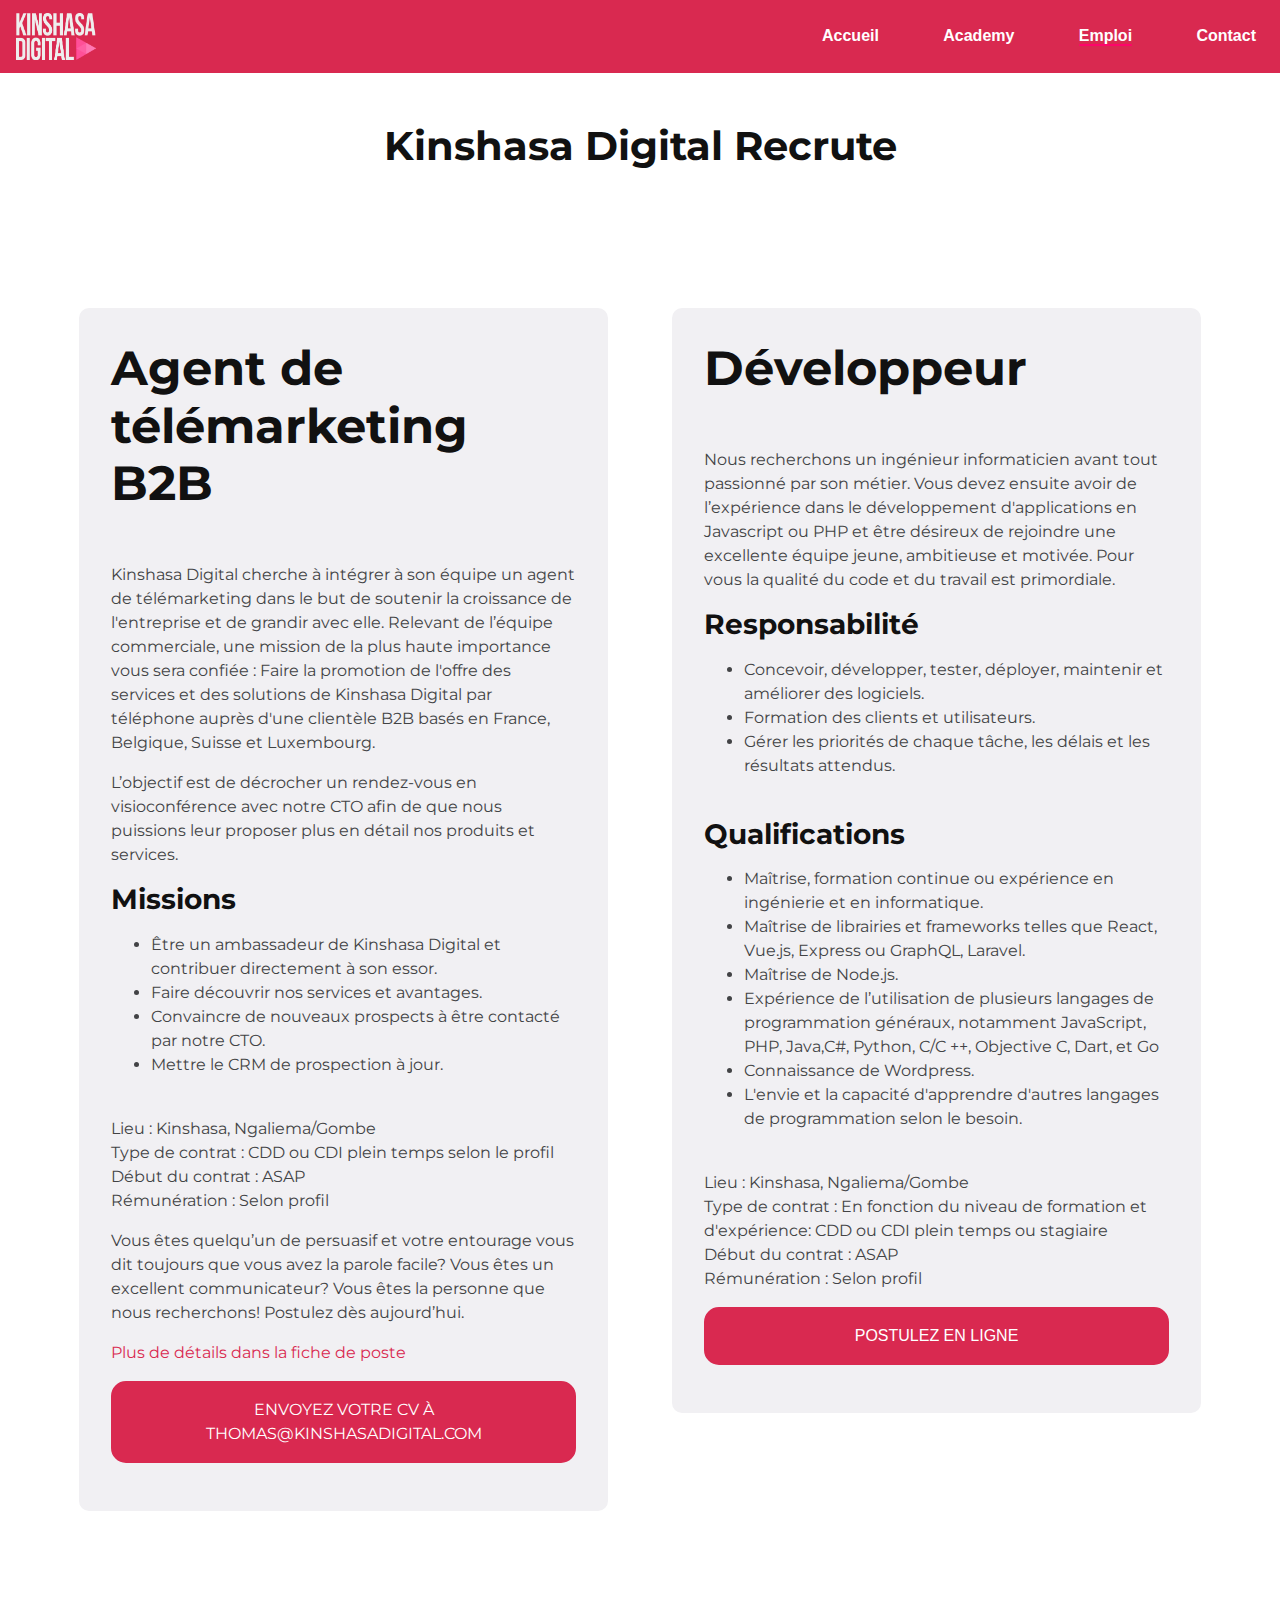
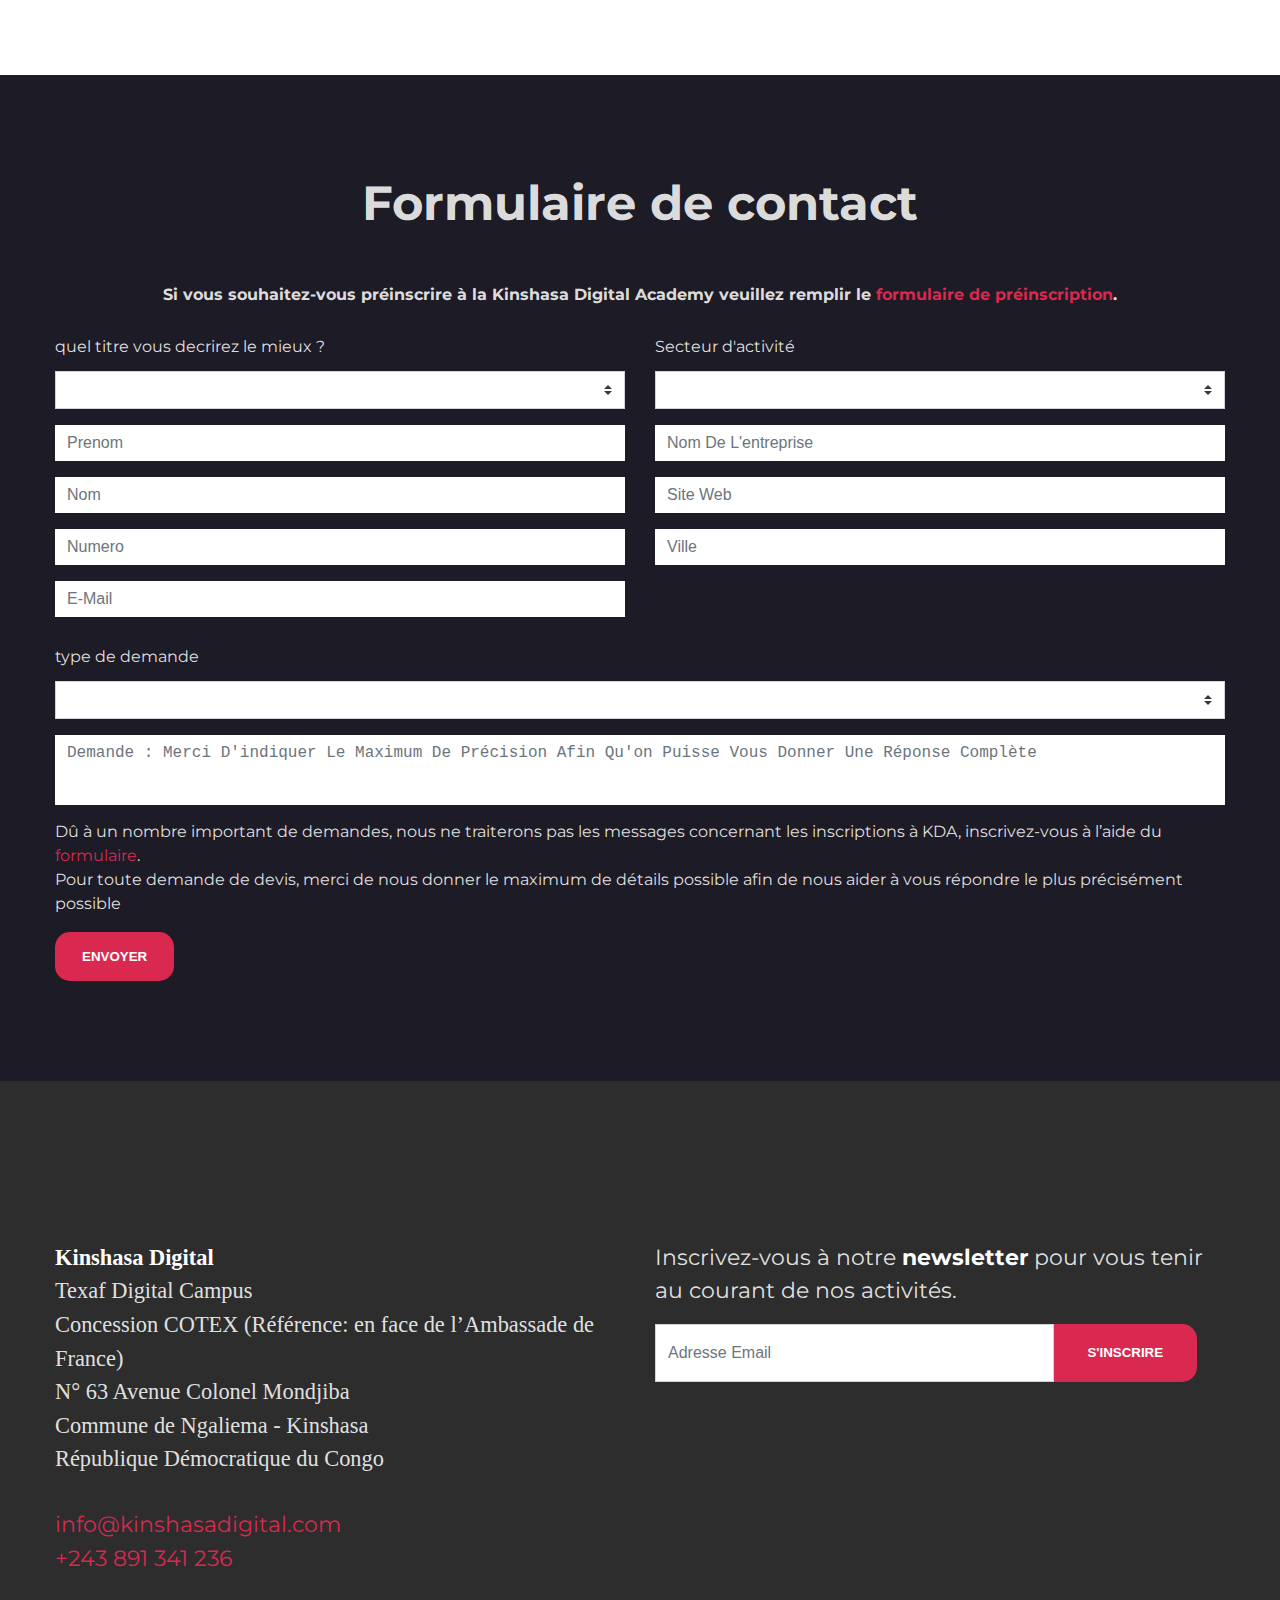
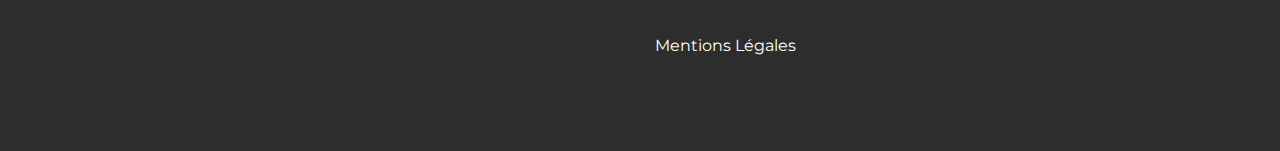
<file: emploi.html>
<!DOCTYPE html>
<html lang="fr">

<head>
    <meta charset="UTF-8">
    <meta http-equiv="X-UA-Compatible" content="IE=edge">
    <meta name="viewport" content="width=device-width, initial-scale=1.0">
    <meta name="author" content="minganda ibanga jeereq">
    <meta name="decription " content="recopie du site kda plus precisement la page emplois ">
    <title>Kinshasa Digital Recrute </title>
    <link rel="stylesheet" href="css/reset.css">
    <link rel="stylesheet" href="css/style.css">
    <link rel="stylesheet" href="css/emploi-style.css">
    <link rel="stylesheet" href="css/animation-style.css">
    <link rel="shortcut icon" sizes="180x180" href="icon/favicon.ico" type="image/x-icon">
    <link rel="apple-touch-icon" sizes="180x180" href="icon/apple-touch-icon.png">
    <link rel="stylesheet" href="https://use.fontawesome.com/releases/v5.1.0/css/all.css" integrity="sha384-lKuwvrZot6UHsBSfcMvOkWwlCMgc0TaWr+30HWe3a4ltaBwTZhyTEggF5tJv8tbt" crossorigin="anonymous">
    <link rel="preconnect" href="https://fonts.gstatic.com">
    <link href="https://fonts.googleapis.com/css2?family=Montserrat:ital,wght@1,900&display=swap" rel="stylesheet">
    <link rel="preconnect" href="https://fonts.gstatic.com">
    <link href="https://fonts.googleapis.com/css2?family=Montserrat:ital,wght@0,700;1,900&display=swap" rel="stylesheet">
    <link rel="stylesheet" href="https://use.fontawesome.com/releases/v5.1.0/css/all.css" integrity="sha384-lKuwvrZot6UHsBSfcMvOkWwlCMgc0TaWr+30HWe3a4ltaBwTZhyTEggF5tJv8tbt" crossorigin="anonymous">
    <link rel="preconnect" href="https://fonts.gstatic.com">
    <link href="https://fonts.googleapis.com/css2?family=Montserrat&display=swap" rel="stylesheet">
</head>

<body>
    <header class="tete">
        <img src="logo/logo_white.png" alt="Logo de Kinshasa Digital">
        <nav class="nav-bar">
            <ul class="navbar-nav">
                <li class="nav-item "><a href="index.html" class="nav-link">Accueil</a></li>
                <li class="nav-item"><a href="https://www.kinshasadigital.academy" target="_blank">Academy</a></li>
                <li class="nav-item active"><a href="emploi.html">Emploi</a></li>
                <li class="nav-item"><a href="#contact">Contact</a></li>
            </ul>
        </nav>
    </header>
    <main>
        <h1> Kinshasa Digital Recrute</h1>
        <section class="job">
            <div class="left s">
                <div>
                    <h2 class="text-start">Agent de télémarketing B2B</h2>
                    <p>Kinshasa Digital cherche à intégrer à son équipe un agent de télémarketing dans le but de soutenir la croissance de l'entreprise et de grandir avec elle. Relevant de l’équipe commerciale, une mission de la plus haute importance vous
                        sera confiée : Faire la promotion de l'offre des services et des solutions de Kinshasa Digital par téléphone auprès d'une clientèle B2B basés en France, Belgique, Suisse et Luxembourg.</p>
                    <p> L’objectif est de décrocher un rendez-vous en visioconférence avec notre CTO afin de que nous puissions leur proposer plus en détail nos produits et services.</p>
                    <h3>Missions</h3>
                    <p></p>
                    <ul>
                        <li>Être un ambassadeur de Kinshasa Digital et contribuer directement à son essor.</li>
                        <li>Faire découvrir nos services et avantages.</li>
                        <li>Convaincre de nouveaux prospects à être contacté par notre CTO.</li>
                        <li>Mettre le CRM de prospection à jour.</li>
                    </ul> <br>
                    <p>Lieu : Kinshasa, Ngaliema/Gombe<br> Type de contrat : CDD ou CDI plein temps selon le profil<br> Début du contrat : ASAP<br> Rémunération : Selon profil

                    </p>
                    <p>Vous êtes quelqu’un de persuasif et votre entourage vous dit toujours que vous avez la parole facile? Vous êtes un excellent communicateur? Vous êtes la personne que nous recherchons! Postulez dès aujourd’hui.</p>
                    <p><a target="_blank" href="/pdf/Fiche_de_poste_Télé_Marketing_KD.pdf" class="link">
                        Plus de détails dans la fiche de poste
                    </a></p>
                    <p><a href="mailto:thomas@kinshasadigital.com" target="_blank" class="btn-block">
                        Envoyez votre CV à thomas@kinshasadigital.com
                    </a></p>
                </div>
            </div>
            <div class="right s">
                <div>
                    <h2 class="text-start">Développeur</h2>
                    <p>Nous recherchons un ingénieur informaticien avant tout passionné par son métier. Vous devez ensuite avoir de l’expérience dans le développement d'applications en Javascript ou PHP et être désireux de rejoindre une excellente équipe
                        jeune, ambitieuse et motivée. Pour vous la qualité du code et du travail est primordiale.</p>
                    <h3>Responsabilité</h3>
                    <p></p>
                    <ul>
                        <li>Concevoir, développer, tester, déployer, maintenir et améliorer des logiciels.</li>
                        <li>Formation des clients et utilisateurs.</li>
                        <li>Gérer les priorités de chaque tâche, les délais et les résultats attendus.</li>
                    </ul> <br>
                    <h3>Qualifications</h3>
                    <p></p>
                    <ul>
                        <li>Maîtrise, formation continue ou expérience en ingénierie et en informatique.</li>
                        <li>Maîtrise de librairies et frameworks telles que React, Vue.js, Express ou GraphQL, Laravel.</li>
                        <li>Maîtrise de Node.js.</li>
                        <li>Expérience de l’utilisation de plusieurs langages de programmation généraux, notamment JavaScript, PHP, Java,C#, Python, C/C ++, Objective C, Dart, et Go</li>
                        <li>Connaissance de Wordpress.</li>
                        <li>L'envie et la capacité d'apprendre d'autres langages de programmation selon le besoin.</li>
                    </ul> <br>
                    <p>Lieu : Kinshasa, Ngaliema/Gombe<br> Type de contrat : En fonction du niveau de formation et d'expérience: CDD ou CDI plein temps ou stagiaire<br> Début du contrat : ASAP<br> Rémunération : Selon profil


                    </p>
                    <p><a href="https://docs.google.com/forms/d/e/1FAIpQLScww4zlOfBDQ4PI1LTrpPDEmT810lIm5n2LA6QzXbYMNZV5dQ/viewform" target="_blank" class="btn btn-alt btn-md btn-block">
                          Postulez en ligne
                      </a></p>
                </div>
            </div>
        </section>
    </main>
    <section id="contact">
        <div class="form">
            <h2>Formulaire de contact</h2>
            <p class="text-center">
                <strong>
                    Si vous souhaitez-vous préinscrire à la Kinshasa Digital Academy veuillez remplir le <a href="https://forms.gle/TWhrLbszcZZRRry16 ">formulaire de préinscription</a>.
                </strong>
            </p>

            <form action="index.html">
                <div class="form-left ">
                    <label for="title">
                        quel titre vous decrirez le mieux ?
                    </label>
                    <select id="title">

                        <option value="null">&nbsp;</option>
                        <option value="consultant ">Consultant</option>
                        <option value="entrepreneur ">Entrepreneur</option>
                        <option value="etudiant ">Etudiant</option>
                        <option value="start-up ">Représentant d'une Start-up</option>
                        <option value="pme ">Représentant d'une PME</option>
                        <option value="grande_entreprise ">Représentant d'une Grande entreprise</option>
                        <option value="ong ">Représentant d'une ONG</option>
                        <option value="autre ">Autre</option>
                    </select>
                    <input type="text" placeholder="prenom ">
                    <input type="text" placeholder="nom ">
                    <input type="tel" placeholder="numero ">
                    <input type="email" placeholder="E-mail ">
                </div>
                <div class="form-right ">
                    <label for="agro">Secteur d'activité</label>
                    <select name="select" id="agro">
                        <option value="null">&nbsp;</option>
                        <option value="Agriculture et foresterie ">Agriculture et foresterie</option>
                        <option value="Aéroport ">Aéroport</option>
                        <option value="Construction ">Construction</option>
                        <option value="Centrées des données / IT ">Centrées des données / IT</option>
                        <option value="Exportateur ">Exportateur</option>
                        <option value="Education ">Education</option>
                        <option value="Gouvernement ">Gouvernement</option>
                        <option value="Services Santé ">Services Santé</option>
                        <option value="Hôpital ">Hôpital</option>
                        <option value="Industrie de manufacturing ">Industrie de manufacturing</option>
                        <option value="Militaire / Défense ">Militaire / Défense</option>
                        <option value="Exploitation Minière ">Exploitation Minière</option>
                        <option value="Petrolière ">Petrolière</option>
                        <option value="Location ">Location</option>
                        <option value="Supermarché / Centre Commercial ">Supermarché / Centre Commercial</option>
                        <option value="Télécommunication ">Télécommunication</option>
                        <option value="Transport ">Transport</option>
                        <option value="Traitement d 'eau">Traitement d'eau</option>
                            <option value="Autre">Autre</option>
                            </select>
                    <input type="text" placeholder="Nom de l'entreprise"><input type="text" placeholder="Site Web"><input type="text" placeholder="ville">
                </div>
                <div class="form-bas-all">
                    <label for="type">type de demande</label>
                    <select name="type" id="type">

                        <option value="null">&nbsp;</option>
                        <option value="site_web">Développement: Site Internet</option>
                        <option value="app_mobile">Développement: Application mobile</option>
                        <option value="app_gestion">Développement: Application de Gestion</option>
                        <option value="autre_developpement">Développement: Autre demande ou autre besoin en technologie de l'information</option>
                        <option value="evenement_partenariat">Evénement : Demande de partenariat</option>
                        <option value="evenement_autre">Evénement: Autre question</option>
                        <option value="kda_partenariat">Kinshasa Digital Academy: Demande de partenariat</option>
                        <option value="kda_recrutement">Kinshasa Digital Academy: Demande de recrutement de nos apprenants</option>
                        <option value="kda_programme">Kinshasa Digital Academy: Demande de renseignement concernant le programme</option>
                        <option value="kda_projet_impact_social">Kinshasa Digital Academy: Soumettre un projet à impact social</option>
                        <option value="autre">Autre</option>
                    </select>
                    <textarea id="message" placeholder="Demande : merci d'indiquer le maximum de précision afin qu'on puisse vous donner une réponse complète" style="resize: none; overflow-y: scroll; height: 134px;"></textarea>
                    <p>
                        Dû à un nombre important de demandes, nous ne traiterons pas les messages concernant les inscriptions à KDA, inscrivez-vous à l’aide du <a href="https://forms.gle/TWhrLbszcZZRRry16" target="_blank">formulaire</a>.<br> Pour toute
                        demande de devis, merci de nous donner le maximum de détails possible afin de nous aider à vous répondre le plus précisément possible
                    </p>
                    <button type="submit">envoyer</button>
                </div>
            </form>
        </div>
    </section>
    <footer>
        <div class="footer-container">
            <div class="footer-container-left">
                <address>
                    <strong>Kinshasa Digital</strong><br>
                        Texaf Digital Campus<br>
                        Concession COTEX (Référence: en face de l’Ambassade de France)<br>
                        N° 63 Avenue Colonel Mondjiba<br>
                        Commune de Ngaliema - Kinshasa<br>
                        République Démocratique du Congo
                    
                </address>
                <div class="footer-container-left-lien">
                    <a href="mailto:info@kinshasadigital.com">
                        info@kinshasadigital.com</a>
                    <br>
                    <a href="tel:+243891341236">
                        +243 891 341 236
                    </a>
                </div>
                <ul class="social-links">
                    <li>
                        <a title="site kinshasa digital academy" target="_blank" href="https://www.facebook.com/KinshasaDigital/">
                            <i class="fab fa-facebook-f"></i>
                        </a>
                    </li>
                    <li>
                        <a title="compte twitter kinshasa digital academy" target="_blank" href="https://twitter.com/kinshasadigital">
                            <i class="fab fa-twitter"></i>
                        </a>
                    </li>
                    <li>
                        <a title="compte linkedin" target="_blank" href="https://fr.linkedin.com/company/kinshasa-digital">
                            <i class="fab fa-linkedin"></i>
                        </a>
                    </li>
                </ul>
            </div>
            <div class="footer-container-right">
                <p>
                    Inscrivez-vous à notre <strong>newsletter</strong> pour vous tenir au courant de nos activités.
                </p>
                <form action="index.html">
                    <input type="email" placeholder="Adresse email">
                    <button type="submit">
                        s'inscrire
                    </button>
                </form>
                <a href="https://kinshasadigital.com/mentions-legales" class="text-white">Mentions Légales</a>
            </div>
        </div>
    </footer>
</body>

</html>
</file>
<file: css/style.css>
main {
    margin-top: 70px;
}

header {
    position: fixed;
    top: 0;
    width: 100%;
    z-index: 5;
    height: auto;
    background: #d92950;
    -webkit-transition: all .5s ease;
    transition: all .5s ease;
}

header.tete {
    display: flex;
    justify-content: space-between;
    align-items: center;
    padding: .5rem 1rem;
}

header.tete .nav-bar {
    width: 450px;
}

header.tete ul.navbar-nav {
    display: flex;
    justify-content: space-between;
}

ul.navbar-nav li {
    list-style: none;
}

li.nav-item a,
li.nav-item a:hover {
    position: relative;
    text-decoration: none;
}

li.nav-item a:hover::after {
    position: absolute;
    bottom: -2px;
    content: "";
    display: block;
    background-color: #ff046b;
    width: 100%;
    border-radius: 2px;
    height: 2px;
    left: 0;
}

li.nav-item.active a::after,
li.nav-item a::after {
    position: absolute;
    bottom: -2px;
    content: "";
    display: block;
    background-color: #ff046b;
    transition: width .3s;
    width: 100%;
    border-radius: 2px;
    height: 2px;
    left: 0;
}

li.nav-item a::after {
    position: absolute;
    bottom: -2px;
    content: "";
    display: none;
    background-color: #ff046b;
    transition: width .3s;
    width: 100%;
    border-radius: 2px;
    height: 2px;
    left: 0;
}

li.nav-item a:hover::after {
    animation: width .3s;
    transition: .3s ease-in;
}

li.nav-item a {
    font-size: 1rem;
    color: #fff;
    font-weight: 600;
    padding: 0;
    margin: 0 .5rem;
}

header.tete img {
    width: 80px;
    opacity: 1;
    padding: 5px 0;
}


/*contact plus formulaire section*/

section#contact {
    padding: 100px 0;
    background: #1d1b25;
    color: hsla(0, 0%, 100%, .87);
    margin-bottom: 0;
}

section#contact .form {
    max-width: 1200px;
    margin: auto;
}

.form h2 {
    text-align: center;
    margin-bottom: 3.15rem;
    line-height: 1.2;
    font-family: montserrat, -apple-system, BlinkMacSystemFont, 'Segoe UI', Roboto, Oxygen, Ubuntu, Cantarell, 'Open Sans', 'Helvetica Neue', sans-serif;
    font-size: 3rem;
    font-weight: 700;
    color: hsla(0, 0%, 100%, .87);
}

.form p {
    text-align: center!important;
    padding-bottom: 1rem;
    font-weight: 400;
    font-family: montserrat, serif, sans-serif;
    max-width: 1200px;
}

.form p a {
    display: inline-block;
    position: relative;
    color: #d92950;
}

.form p a:hover::after {
    position: absolute;
    left: 0;
    bottom: 2px;
    content: "";
    width: 100%;
    height: 2px;
    border-radius: 2px;
    background: #d92950;
    animation: width .3s;
    transition: .3s;
}

footer address {
    font-family: roboto, serif, sans-serif;
    font-style: normal;
}

form {
    display: flex;
    flex-wrap: wrap;
}

form .form-left,
form .form-right {
    height: auto;
    width: 50%;
    padding: 0 15px;
}

form .form-bas-all {
    width: 100%;
    padding: 0 15px;
}

form .form-left input,
form .form-left select,
form .form-left label,
form .form-right select,
form .form-right label,
form .form-right input,
form .form-bas-all select,
form .form-bas-all label,
form .form-bas-all input {
    display: inline-block;
    width: 100%;
}

form label {
    font-size: 1rem;
    font-weight: 400;
    font-family: montserrat, serif, sans-serif;
    line-height: 1.5;
    padding: .75rem 0;
}

form input {
    padding: .375rem 1.75rem .375rem .75rem;
    font-size: 1rem;
    font-weight: 400;
    line-height: 1.5;
    color: #495057;
    margin-bottom: 16px;
    border: none;
}

::-webkit-placeholder {
    color: #495057;
    font-weight: 500;
}

form select {
    padding: .375rem 1.75rem .375rem .75rem;
    font-size: 1rem;
    font-weight: 400;
    line-height: 1.5;
    color: #495057;
    background: #fff url("data:image/svg+xml;charset=utf-8,%3Csvg xmlns='http://www.w3.org/2000/svg' width='4' height='5' viewBox='0 0 4 5'%3E%3Cpath fill='%23343a40' d='M2 0L0 2h4zm0 5L0 3h4z'/%3E%3C/svg%3E") no-repeat right .75rem center/8px 10px;
    border: 1px solid #ced4da;
    border-radius: 0;
    -webkit-appearance: none;
    -moz-appearance: none;
    appearance: none;
    margin-bottom: 16px;
}

.form-bas-all p {
    text-align: left!important;
    width: 100%;
}

.form-bas-all textarea {
    color: rgba(66, 64, 64, 0.87);
    width: 100%;
    display: block;
    width: 100%;
    height: 70px !important;
    padding: .375rem .75rem;
    font-size: 1rem;
    font-weight: 400;
    line-height: 1.5;
    overflow-y: scroll;
    appearance: none;
    margin-bottom: 15px;
    border: none;
}

textarea ::-webkit-scrollbar {
    display: none;
    background: transparent;
}

.form-bas-all button {
    padding: 15px 25px;
    border-radius: 15px;
    border: 2px solid #d92950;
    background: #d92950;
    color: white;
    font-weight: 700;
    text-transform: uppercase;
}

.form-bas-all button:hover {
    background: none;
}

footer {
    background: #2d2d2d;
    color: hsla(0, 0%, 100%, .87);
    padding: 10rem 0 6rem;
    font-size: 1.4rem;
    font-family: montserrat, serif, sans-serif;
}

footer .footer-container {
    max-width: 1200px;
    margin: auto;
    display: flex;
    justify-content: space-between;
}

footer .footer-container-left,
footer .footer-container-right {
    position: relative;
    height: auto;
    width: 50%;
    padding: 0 15px;
}

.footer-container-left address {
    margin-bottom: 2rem;
}

.footer-container-right p {
    margin-top: 0;
    margin-bottom: 1rem;
    color: hsla(0, 0%, 100%, .87);
    font-size: 1.4rem;
    width: 100%;
}

.footer-container form {
    display: flex;
    flex-wrap: wrap;
}

.footer-container input {
    width: 70%;
    height: 58px;
    display: inline-block;
    padding: .375rem .75rem;
    margin-bottom: 0;
    font-size: 1rem;
    font-weight: 400;
    line-height: 1.5;
    color: #495057;
    background-color: #fff;
    background-clip: padding-box;
    border: 1px solid #ced4da;
    border-radius: 0;
}

input::placeholder,
textarea::placeholder {
    color: #6c757d;
    opacity: 1;
    text-transform: capitalize;
}

.footer-container button {
    width: 25%;
    border: none;
    border-width: 2px;
    border-bottom-right-radius: 15px;
    border-top-right-radius: 15px;
    background: #d92950;
    color: #fff;
    padding: 15px 25px;
    font-weight: 700;
    text-transform: uppercase;
    transition: all .3s;
}

.footer-container button:hover {
    background: none;
    color: rgba(24, 0, 39, .87);
}

.footer-container-left-lien a {
    color: #d92950;
    position: relative;
    text-decoration: none;
}

.footer-container-left-lien a:hover {
    color: #ff046b;
}

.footer-container-left-lien a:hover::after,
.footer-container-right a:hover::after {
    position: absolute;
    bottom: -2px;
    content: "";
    display: block;
    background-color: #ff046b;
    -webkit-transition: width .3s;
    transition: width .3s;
    width: 100%;
    border-radius: 2px;
    height: 2px;
    left: 0;
    animation: width .3s;
}

.footer-container-right a {
    position: absolute;
    left: 15px;
    bottom: 0;
    color: #fff;
    font-size: 1rem;
    line-height: 1.2;
}

footer ul.social-links {
    margin: 2rem 0 0;
    list-style: none;
    padding: 0;
}

footer ul.social-links li {
    display: inline-block;
    margin-right: 1.5rem;
}

footer ul.social-links li a {
    font-size: 2rem;
    position: relative;
    color: #d92950;
}

footer ul.social-links li a:hover::after {
    position: absolute;
    bottom: 2px;
    content: "";
    display: inline-block;
    background-color: #ff046b;
    border-radius: 2px;
    height: 2px;
    left: 0;
    animation: width .3s;
}

.fab {
    font-family: "font awesome 5 brands";
}

.fa,
.fab,
.fal,
.far,
.fas {
    -moz-osx-font-smoothing: grayscale;
    -webkit-font-smoothing: antialiased;
    display: inline-block;
    font-style: normal;
    font-variant: normal;
    text-rendering: auto;
    line-height: 1;
}

form label {
    display: none;
}

input:focus,
select:focus,
textarea:focus {
    border-color: #ffd0e3;
    outline: 0;
    box-shadow: 0 0 0 .2rem rgba(255, 80, 152, .25);
}

footer strong {
    color: #fff;
}
</file>
<file: css/index-style.css>
section.header-container {
    padding: 0 15px;
    padding-top: 100px;
    padding-bottom: 20vh;
    min-height: 100vh;
    background-image: url("../image/hero-background.jpg");
    background-size: cover;
    background-position: center;
}

section h1.header {
    text-align: center;
    font-size: 5.5vw;
    line-height: 120%;
    font-weight: 900;
    font-family: mons, serif, sans-serif;
    margin-bottom: 4vh;
    text-transform: uppercase;
    color: #fff;
}

section h1.header span {
    color: #ffe64d;
}

section .reveal {
    display: flex;
    justify-content: center;
}

section .reveal button.btn {
    display: inline-block;
    text-align: center;
    margin: 0 .5rem;
    margin-top: 1.5rem;
    border: 1px solid white;
    border-width: 2px;
    border-radius: 15px;
    background: #fff;
    color: #d92950;
}

section .reveal .btn {
    font-size: 1.25rem;
    line-height: 1.5;
    padding: 15px 25px;
    font-weight: 700;
    text-transform: uppercase;
}

section .reveal .btn:hover {
    background: none;
    color: #fff;
}

section .slogant p {
    max-width: 750px;
    margin: auto;
    margin-top: 1.5rem;
    color: #fff;
    text-align: center;
}

section .tecnos {
    display: flex;
    justify-content: space-around;
    margin-top: 3rem;
}

section .tecnos img {
    height: 50px;
    width: 50px;
    opacity: .5;
}


/* deuxieme section*/


/*section home-service */

.home-service {
    background: #f1f0f3;
}

.home-service {
    background: #f1f0f3;
    color: #424345;
}

section h1 {
    margin-bottom: 3.125rem;
    font-size: 2.5rem;
    text-align: left;
}

section.home-service {
    height: auto;
    display: flex;
    padding: 100px 30px;
}

.home-service .left {
    position: relative;
    width: 40%;
}

.left .item-boss {
    display: flow-root;
    position: absolute;
    top: 0px;
    left: -100px;
    width: 105%;
    height: auto;
    border-radius: 25px;
}

.left .item-boss img.boss {
    height: auto;
    width: 100%;
    border-radius: 25px;
}

.item-boss .little-boss {
    position: absolute;
    bottom: 0;
    right: 0;
    height: 67.5%;
    width: 67.5%;
    transform: translate(25%, 25%);
}

.left .item-boss .little-boss img {
    height: auto;
    width: 100%;
    border-radius: 25px;
}

.home-service .right {
    padding: 0 15px;
    width: 60%;
    margin-left: 2.5%;
}

.right H1 {
    color: #424345;
    text-align: left;
    line-height: 1.2;
}

.right .services {
    display: flex;
    justify-content: space-between;
    flex-wrap: wrap;
}

.right .services .service {
    width: 50%;
    padding-right: 15px;
    padding-left: 15px;
    margin-bottom: 1rem!important;
}

.service .image {
    display: flex;
    justify-content: center;
}

.service img {
    width: 50px;
    height: 90px;
    border-bottom: 2px solid #ea0000;
    padding-bottom: 1.5rem!important;
    margin-bottom: 1rem;
}

.service h5 {
    font-size: 1.25rem;
    font-weight: 700;
    font-family: montserrat, serif, sans-serif;
    margin-bottom: .5rem;
    line-height: 1.2;
    color: #424345;
    text-align: center;
}


/*troisieme section */


/*home-stats*/

section.home-stats {
    background: #d92950;
    color: #fff;
    padding: 100px 0;
}

.home-stats h1 {
    font-family: montserrat, serif, sans-serif;
    text-align: center;
    font-weight: 700;
}

.home-stats .stats {
    position: relative;
    display: flex;
    justify-content: space-evenly;
    height: 200px;
    width: auto;
    padding: 0 15px;
    overflow: hidden;
}

.stats::-webkit-scrollbar,
.stats ::-moz-progress-bar,
.stats::-webkit-progress-bar {
    background: none;
    opacity: 0;
}

.stats .stat {
    height: 100%;
    min-width: 200px;
    display: flex;
    align-items: center;
    vertical-align: middle;
}

.stats .stat img {
    display: inline-block;
    max-width: 100%;
    max-height: 65px;
    margin: auto;
    line-height: 100%;
}


/* quatrieme section */


/*home-cta*/

section.home-cta {
    padding: 100px 15px;
    text-align: center;
    background: #f1f0f3;
}

section.home-cta h1 {
    font-weight: 700;
    font-family: montserrat;
    text-align: center;
}

section.home-cta .ctas {
    display: flex;
    justify-content: center;
}

.home-cta .ctas .cta {
    max-width: 43%;
    padding: 40px;
    margin: 0 15px;
    margin-bottom: 3rem!important;
    background: #fff;
    border-top: 10px solid #ffe64d;
    border-bottom-left-radius: 25px;
    border-bottom-right-radius: 25px;
}

.home-cta .ctas .cta:nth-child(2) {
    border-top: 10px solid #d92950;
}

.ctas .cta h3 {
    font-size: 1.75rem;
    font-weight: 700;
    margin-bottom: .5rem;
    line-height: 1.2;
    color: #d92950;
    text-align: center;
}

.ctas .cta p {
    margin-bottom: 1rem;
}

.cta a {
    text-decoration: none;
}

.cta a {
    display: inline-block;
    border-width: 2px;
    border-radius: 15px;
    border: 2px solid #d92950;
    background: #d92950;
    color: white;
    padding: 15px 25px;
    margin-top: 1.5rem!important;
    font-weight: 700;
    font-size: 1.25rem;
    line-height: 1.5;
    text-transform: uppercase;
}

.ctas .cta a:hover {
    cursor: pointer;
    color: #d92950;
    background: none;
}


/* cinquieme section */


/*home-projets*/

section.home-projets {
    padding: 100px 15px;
    background: #d92950;
}

.home-projets h1 {
    text-align: center;
    color: white;
    font-family: montserrat, serif, sans-serif;
}

.home-projets .projets {
    position: relative;
    display: flex;
    width: auto;
    justify-content: space-evenly;
}

.projets .projet {
    height: auto;
    width: 25vw;
}

.projets .image {
    display: flex;
    flex-wrap: wrap;
}

.projet .image .image-techno {
    font-family: Ubuntu Mono, monospace;
    font-size: .7rem;
    background: rgb(237, 0, 88);
    color: white;
    width: 100%;
    padding: 5px;
    margin-top: 15px;
}

.projet .image .image-left {
    width: 75%;
    height: auto;
}

.image-left p {
    color: white;
    font-size: 0.8rem;
    margin-bottom: 2px;
}

.image-left p a {
    color: white;
}

.projet .image img {
    height: 450px;
    width: 100%;
    border-radius: 15px;
    margin-bottom: 15px;
}

.projet .image .image-right {
    background: white;
    color: #d92950;
    font-size: 0.9rem;
    width: 25%;
    height: 24.5px;
    line-height: 24.5px;
    padding: 0px 0px 3px 0px;
    border-top-left-radius: 15px;
    border-bottom-left-radius: 15px;
    border-top-right-radius: 2px;
    border-bottom-right-radius: 2px;
}

.image-right svg {
    height: 100%!important;
    margin-left: 1px;
    margin-bottom: 3px;
}

.projets button {
    opacity: .8;
    background: white;
    color: #d92950;
    font-weight: 900;
    font-size: 1.4rem;
    line-height: 25px;
    text-align: center;
}

.projets button:hover {
    opacity: 1;
}

.projets button.left {
    height: 25px;
    width: 25px;
    border-radius: 50%;
    border: none;
    position: absolute;
    left: 0;
    top: 50%;
    transform: translate(-10px, -10px);
}

.projets button.right {
    transform: rotate(180deg);
}

.projets button.right {
    height: 25px;
    width: 25px;
    border-radius: 50%;
    border: none;
    position: absolute;
    left: 100%;
    top: 50%;
    transform: translate(-10px, -10px);
}

section.home-expertise {
    padding: 100px 0;
}

.home-expertise h1 {
    color: #424345;
    text-align: center;
}

.home-expertise .expertises {
    height: 500px;
    width: 100%;
    display: flex;
    justify-content: space-evenly;
    padding-bottom: 50px;
}

.expertises section {
    border-bottom-left-radius: 25px;
    border-bottom-right-radius: 25px;
}

section .blocks {
    display: flex;
    justify-content: center;
    flex-wrap: wrap;
    padding: 20px;
    height: auto;
    width: 100%;
}

.blocks .block {
    display: flex;
    justify-content: center;
    flex-wrap: wrap;
    height: auto;
    width: 25%;
    padding: 0 15px;
}

.block img {
    height: 45px;
    width: 45px;
}

.block p {
    text-align: center;
    font-size: 1.15rem;
    font-family: ubuntu mono, serif, sans-serif;
    color: #424345;
    width: 100%;
    margin-bottom: 1rem;
}

.expertises section h3 {
    color: #fff;
    background: #d92950;
    font-size: 1.75rem;
    margin-bottom: .5rem;
    font-weight: 700;
    padding: .75rem 1.25rem;
    padding-bottom: 1.5rem;
    line-height: 1.2;
}

.expertises section:nth-of-type(2) h3 {
    background: #331f40;
}

.expertises section.left {
    width: 55%;
    height: 100%;
    background: #f1f0f3;
}

.expertises section.right {
    width: 40%;
    height: 100%;
    background: #f1f0f3;
}

section .container {
    display: flex;
    flex-wrap: wrap;
    background: #f1f0f3;
    margin: 20px;
    border-radius: 10px;
    padding: 20px;
}

section .list-container {
    margin: 40px;
    background: #dfdee1;
    border-radius: 10px;
    padding: 20px;
    margin-bottom: 1rem;
}

.list-container ol {
    padding-left: 40px;
    margin-bottom: 16px;
}

.list-container li {
    font-size: 1.3rem;
    font-family: Ubuntu Mono, monospace;
}


/*home-cta2*/

section.home-cta2 {
    padding: 100px 0;
    background: #ae3753;
}

.home-cta2 .ctas2 {
    margin-bottom: 3rem!important;
    height: auto;
    display: flex;
    justify-content: space-between;
    align-items: center;
}

.ctas2 .cta2 {
    position: relative;
    height: auto;
    margin: auto;
    width: 25%;
    margin-bottom: 3rem !important;
}

.home-cta2 h1 {
    color: white;
    text-align: center;
    font-family: Montserrat, sans-serif;
}

.home-cta2 img {
    height: auto;
    width: 45px;
}

.home-cta2 .cta2 .img-container {
    height: 70px;
    width: 70px;
    display: flex;
    align-items: center;
    padding: 12.5px;
    border: 1px solid white;
    margin: auto;
    margin-bottom: 1rem!important;
    border-radius: 5px;
}

.img-container::after {
    position: absolute;
    right: -10px;
    top: 25px;
    content: "";
    width: 100px;
    height: 50px;
    background: url(../image/illustrations/arrow.png);
    background-size: 30%;
    background-repeat: no-repeat;
}

.cta2.last .img-container::after {
    content: "";
    background: none;
    display: none;
}

.home-cta2 .cta2 h4 {
    color: white;
    text-align: center;
    font-size: 1.3rem;
    font-family: Ubuntu Mono, monospace;
    line-height: 30px;
}

.home-cta2 .btn-plein {
    display: flex;
    justify-content: center;
}

.home-cta2 a {
    display: inline-block;
    border: 2px solid #d92950;
    border-width: 2px;
    border-radius: 15px;
    background: #d92950;
    margin: auto;
    margin-top: 1.5rem;
    padding: 15px 25px;
    font-size: 1.25rem;
    line-height: 1.5;
    font-weight: 700;
    text-align: center;
    text-transform: uppercase;
    text-decoration: none;
    color: white;
}

.home-cta2 a:hover {
    cursor: pointer;
    background: none;
    border: 2px solid white;
}


/*section services */


/*septieme section */

section.home-services {
    padding: 100px 30px;
    background: #f1f0f3;
    color: #424345;
}

.home-services p {
    font-family: montserrat;
    font-weight: 400;
}

.home-services .services-container {
    display: flex;
    max-width: 1200px;
    margin: auto;
}

.services-container .services-container-left,
.services-container .services-container-right {
    height: auto;
    width: 50%;
    padding: 0 15px;
}

.services-container-left h1 {
    font-family: Montserrat, sans-serif;
    text-align: left;
    color: #424345;
    font-weight: 700;
    line-height: 1.2;
    margin-bottom: 3rem;
}

.services-container-left h1 span {
    color: #d92950;
}

.services-container-left p {
    margin-bottom: 1rem;
}

.services-container-left img {
    max-width: 100%;
    margin: 1rem 0;
}

.services-container-right {
    display: flex;
    justify-content: space-evenly;
    align-items: center;
    flex-wrap: wrap;
}

.services-container-right .card {
    padding: 20px;
    margin-bottom: 25px;
    border: none;
    min-height: 300px;
    padding: 20px;
    border-radius: 20px;
    width: 45%;
    background-color: white;
}

.card img {
    height: 50px;
    width: 50px;
    margin-bottom: .5rem!important;
}

.card h3 {
    color: #424345;
    margin-bottom: .5rem;
    font-size: 1.35rem;
    font-weight: 700;
    font-family: montserrat, serif, sans-serif;
    line-height: 1.2;
}

.card p {
    color: #424345;
    margin-bottom: 1rem;
}


/*huitieme section */


/*home-medias*/

section.home-medias {
    padding: 100px 0;
    background: #111;
}

.home-medias h1 {
    color: white;
    font-family: montserrat, serif, sans-serif;
    font-weight: 700;
    text-align: center;
    margin-bottom: 3.125rem;
}

.medias-container {
    max-width: 60%;
    padding: 0 15px;
    margin: auto;
    display: flex;
    justify-content: space-evenly;
    align-items: center;
}

.medias-container a {
    max-width: 20%;
    height: auto;
}

.medias-container a img {
    height: auto;
    width: 100%;
}


/*neuvieme section*/


/*home-suppoters*/

.home-supporters {
    padding: 100px 0;
}

.home-supporters h1 {
    text-align: center;
    font-family: montserrat, serif, sans-serif;
    font-weight: 700;
    color: #424345;
}

.home-supporters .supporters-container {
    max-width: 1200px;
    margin: auto;
    display: flex;
    justify-content: space-evenly;
}

.container-block {
    width: 25%;
    padding-right: 15px;
    padding-left: 15px;
    padding-bottom: 30px;
}

.container-block img {
    height: auto;
    width: 100%;
    border-radius: 15px;
}

.container-block p {
    padding: 10px 0;
    min-height: 100px;
    font-family: Montserrat, sans-serif;
    color: #424345;
}
</file>
<file: css/animation-style.css>
@keyframes width {
    0% {
        width: 0%;
    }
    100% {
        width: 100%;
    }
}

@keyframes mouve {
    from {
        margin-top: 250px;
        opacity: 0;
    }
    to {
        margin-top: 0;
        opacity: 1;
    }
}

section.home-expertise .expertises section,
section.home-cta .ctas .cta {
    animation: mouve 2.5s;
    animation-timing-function: ease-in-out;
    transition: margin-top .3s;
}

section.home-expertise .expertises section:nth-of-type(1),
section.home-cta .ctas .cta:nth-of-type(2) {
    animation: mouve 4.5s;
}
</file>
<file: css/emploi-style.css>
main {
    margin-top: 40px;
}

main h1 {
    display: inline-block;
    width: 100%;
    margin-top: 1.75rem!important;
    color: #111;
    font-family: montserrat, serif, sans-serif;
    font-size: 2.5rem;
    font-weight: 700;
    padding-top: 3rem;
    text-align: center;
}

.job {
    width: 95%;
    margin: auto;
    display: flex;
    padding: 100px 15px;
    font-family: montserrat, serif, sans-serif;
    font-weight: 400;
}

.job .left,
.job .right {
    padding: 32px;
    width: 50%;
}

.job .s>div {
    background: #f1f0f3;
    margin-bottom: 2rem;
    padding: 2rem;
    border-radius: 10px;
}

.job h2 {
    margin-bottom: 3.15rem;
    line-height: 1.2;
    font-family: montserrat, -apple-system, BlinkMacSystemFont, 'Segoe UI', Roboto, Oxygen, Ubuntu, Cantarell, 'Open Sans', 'Helvetica Neue', sans-serif;
    font-size: 3rem;
    font-weight: 700;
    text-align: left;
    color: #111;
}

.job h3 {
    font-size: 1.75rem;
    margin-bottom: .5rem;
    font-weight: 700;
    line-height: 1.2;
    color: #111;
}

.job ul,
.job p {
    color: #424345;
    margin-bottom: 16px;
}

.job a.link {
    position: relative;
    display: inline-block;
    color: #d92950;
    transition: .3s;
}

.job a.link:hover::after {
    position: absolute;
    bottom: -2px;
    left: 0;
    content: "";
    width: 100%;
    height: 2px;
    background: #d92950;
    border-radius: 2px;
    animation: width .3s;
    transition: .3s;
}

.job ul {
    padding-left: 40px;
    margin-bottom: 1rem;
}

.job a.btn-block {
    display: block;
    border: 2px solid #d92950;
    border-radius: 15px;
    background: #d92950;
    color: #fff;
    padding: 15px 25px;
    text-align: center;
    font-size: 1rem;
    line-height: 1.5;
    text-transform: uppercase;
    transition: .15s ease-in-out;
}

.job a.btn-block:hover {
    color: #111;
    background: none;
}
</file>
